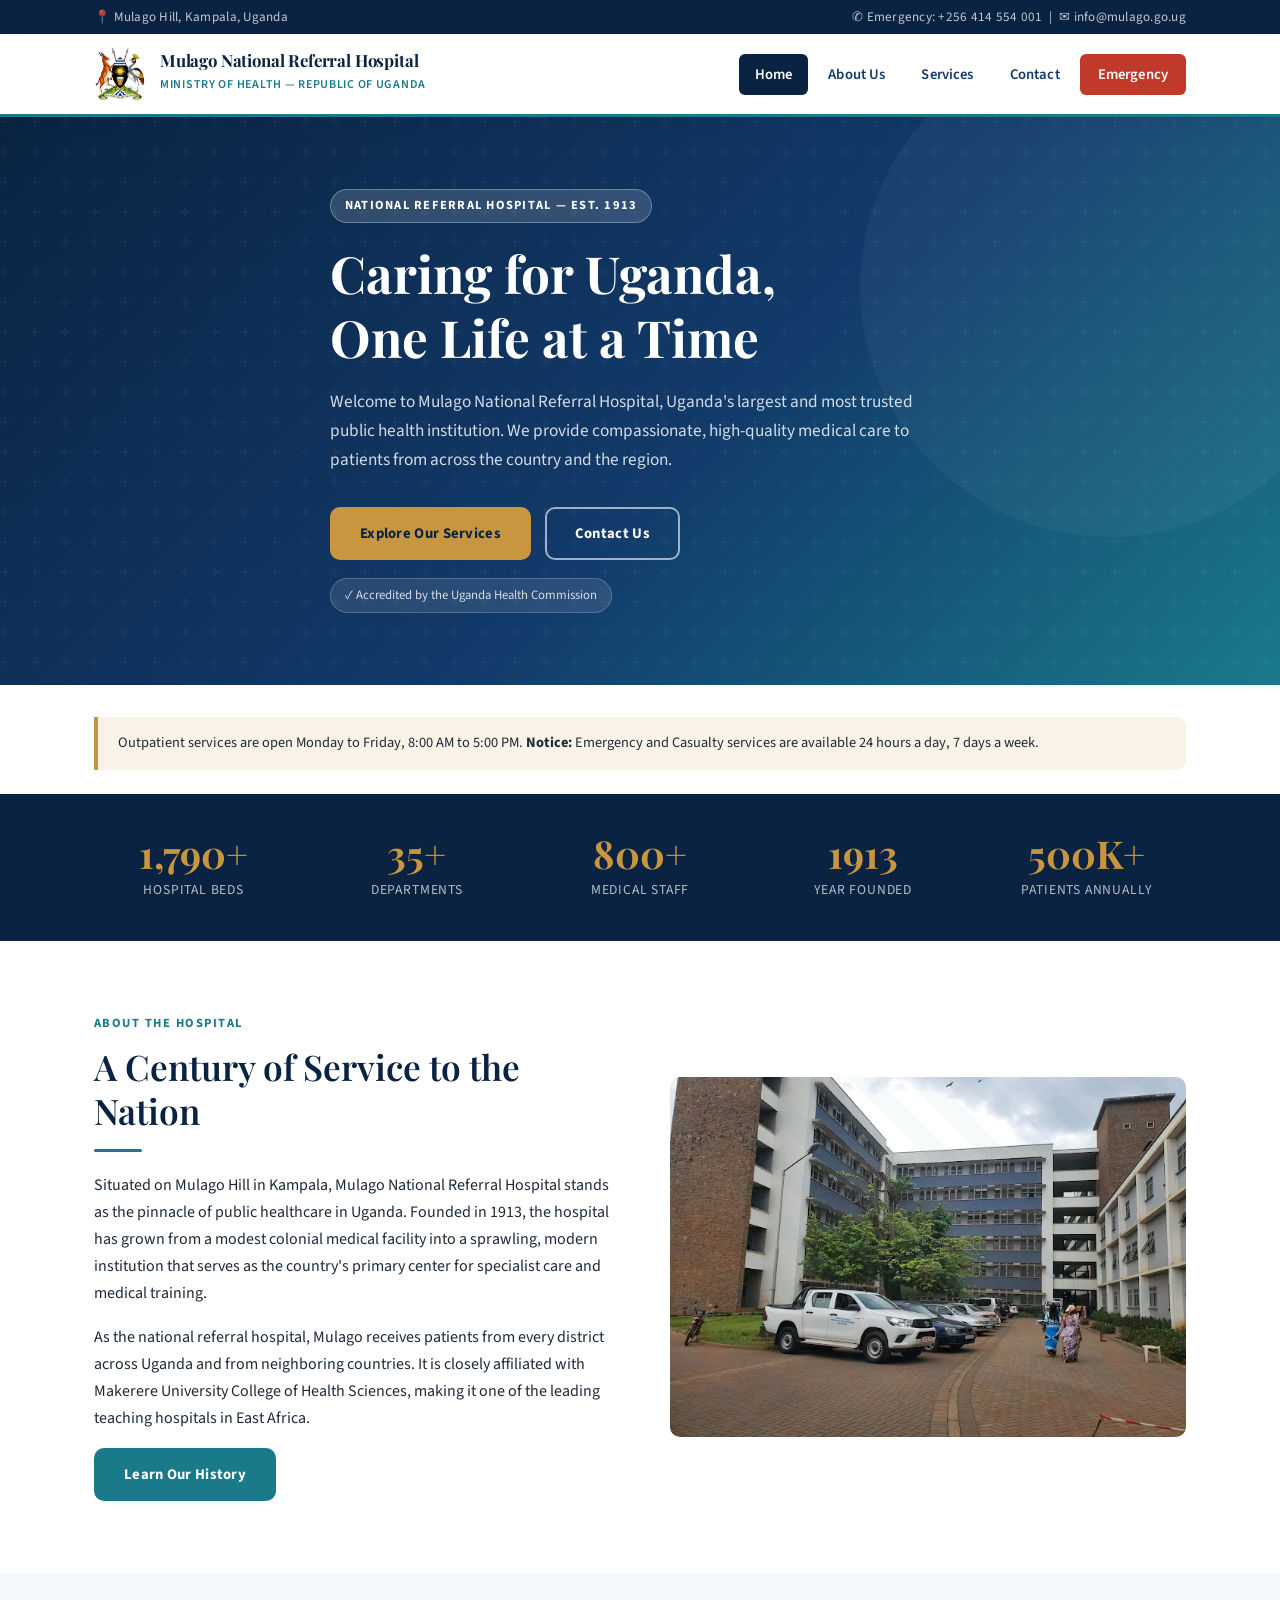
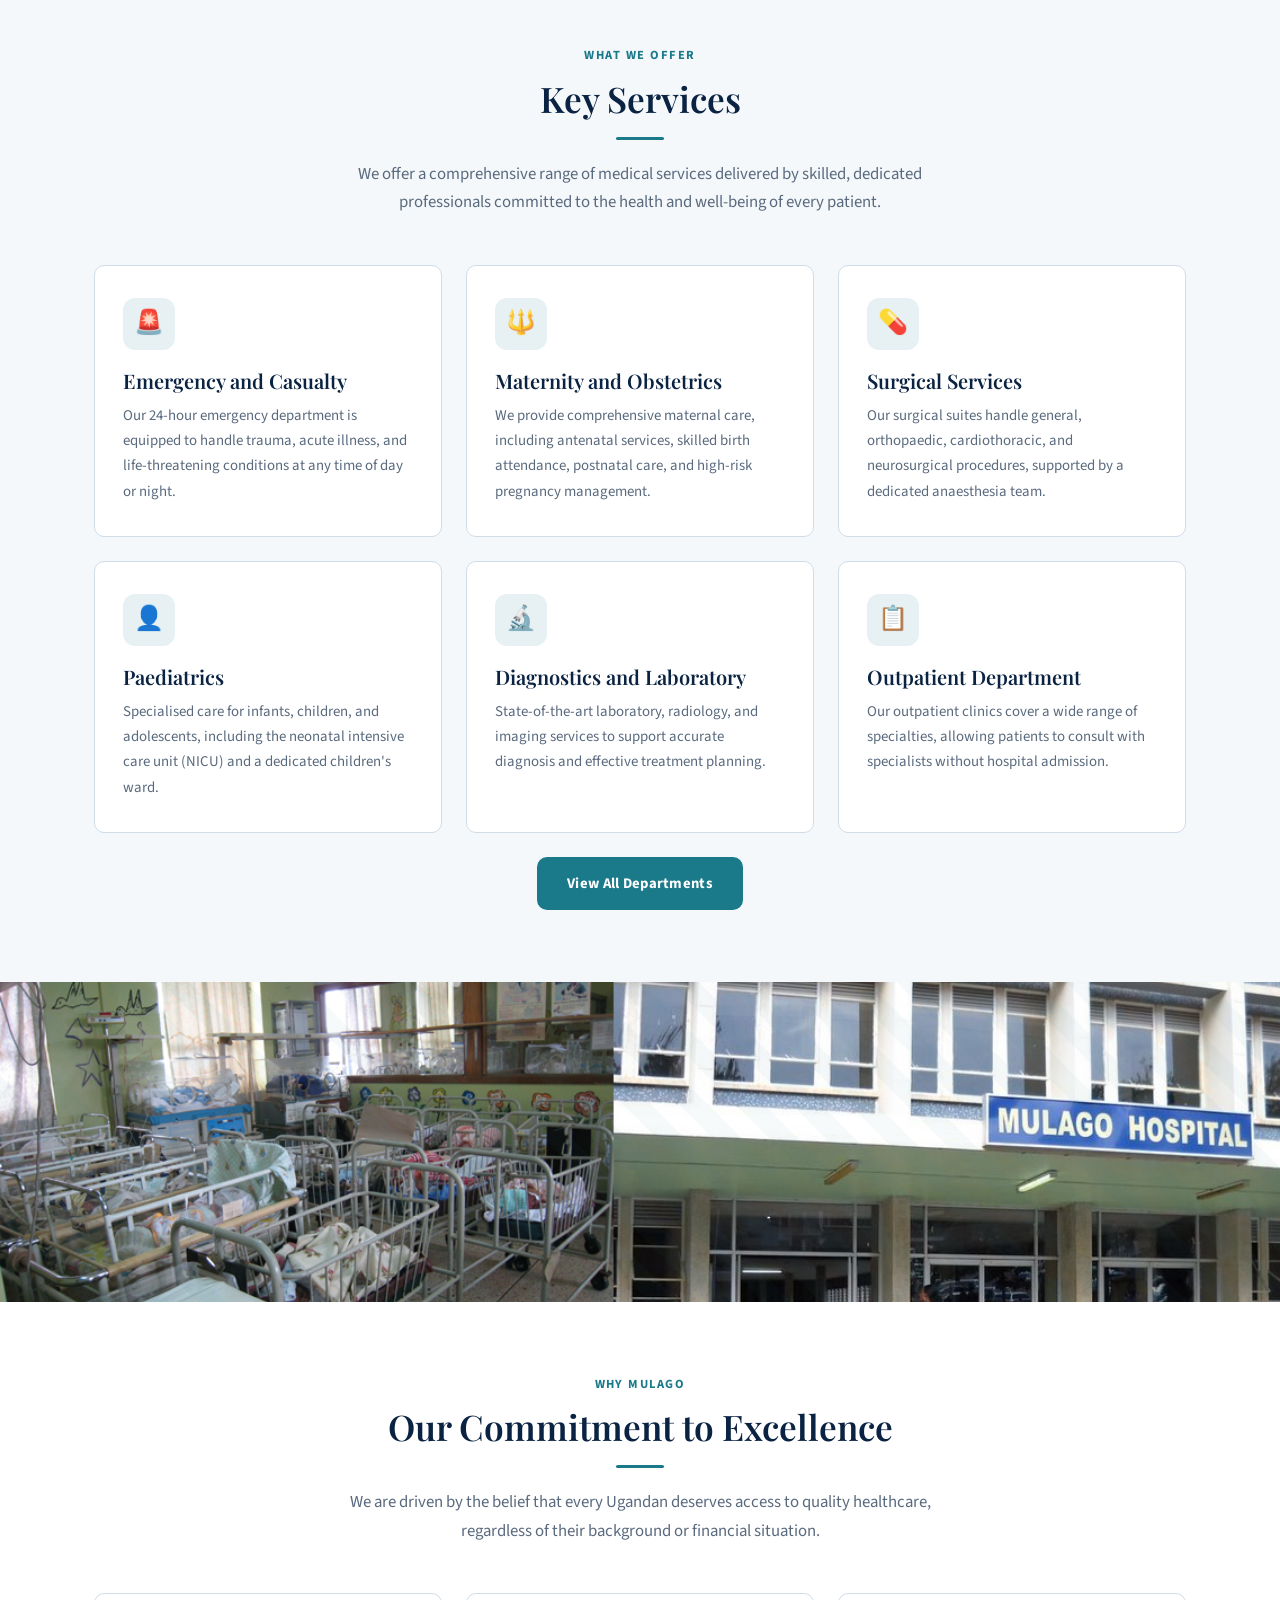
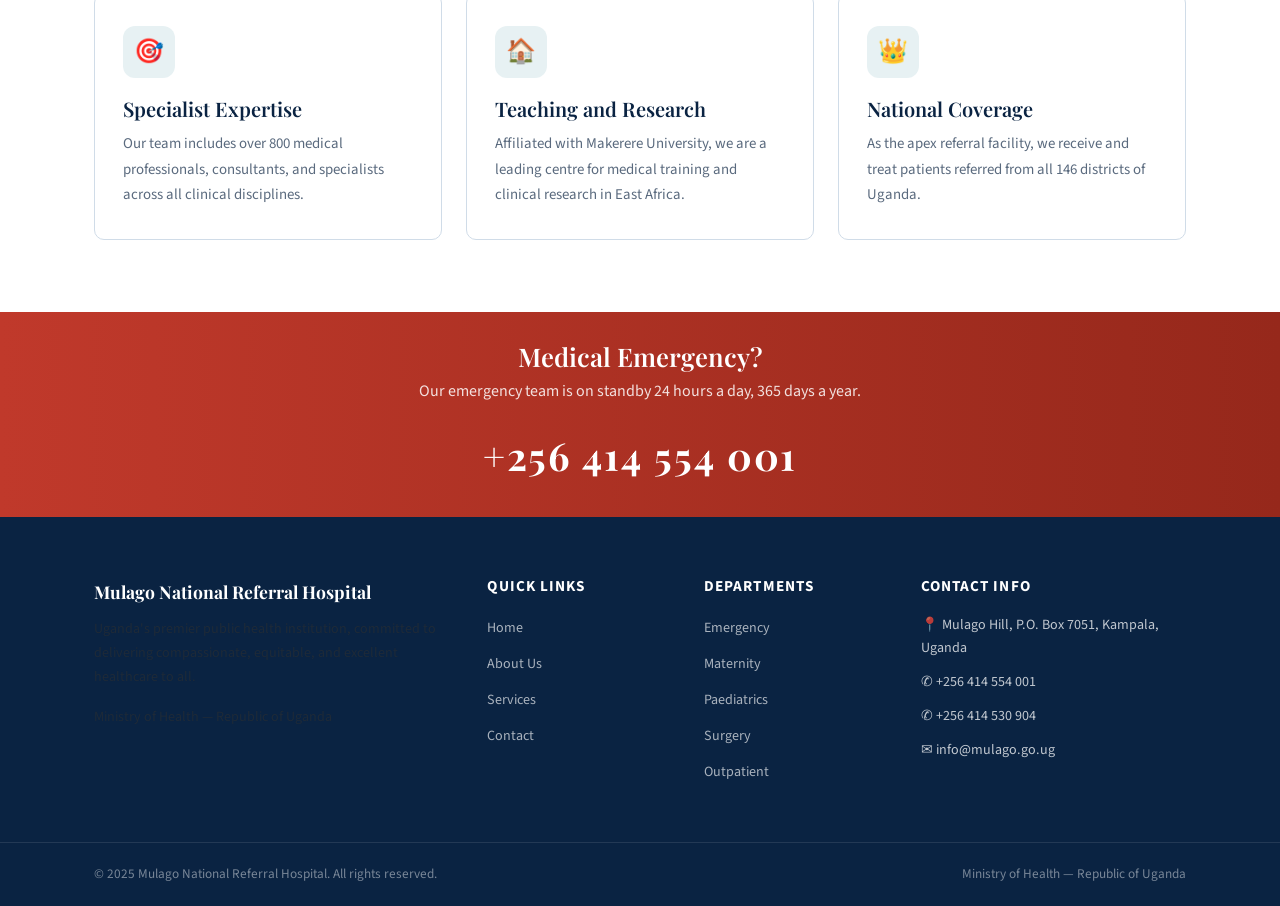
<file: index.html>
<!DOCTYPE html>
<html lang="en">
<head>
  <meta charset="UTF-8" />
  <meta name="viewport" content="width=device-width, initial-scale=1.0" />
  <meta name="description" content="Mulago National Referral Hospital - Uganda's premier public health facility providing world-class healthcare to all." />
  <title>Home | Mulago National Referral Hospital</title>
  <link rel="stylesheet" href="style.css" />
</head>
<body>

  <!-- top information bar -->
  <div class="top-bar">
    <div class="container">
      <span>&#128205; Mulago Hill, Kampala, Uganda</span>
      <span>&#9990; Emergency: +256 414 554 001 &nbsp;|&nbsp; &#9993; info@mulago.go.ug</span>
    </div>
  </div>

  <!-- header information bar -->
  <header>
    <div class="container">
      <div class="nav-inner">

        <!-- hospital brand logo -->
        <div class="brand">
          <div class="brand-logo">
            <!-- ministry of health logo -->
            <img src="images.png" alt="Ministry of Health Logo" />
          </div>
          <div class="brand-text">
            <h1>Mulago National Referral Hospital</h1>
            <span>Ministry of Health &mdash; Republic of Uganda</span>
          </div>
        </div>

        <!-- navigation links -->
        <nav aria-label="Main navigation">
          <ul>
            <li><a href="index.html" class="active">Home</a></li>
            <li><a href="about.html">About Us</a></li>
            <li><a href="services.html">Services</a></li>
            <li><a href="contact.html">Contact</a></li>
            <li><a href="contact.html" class="nav-emergency">Emergency</a></li>
          </ul>
        </nav>

      </div>
    </div>
  </header>

  <!-- main content -->
  <main>

    <!-- hero section -->
    <section class="hero">
      <div class="container">
        <div class="hero-content">

          <!-- badge -->
          <div class="hero-badge">National Referral Hospital &mdash; Est. 1913</div>

          <!-- main heading -->
          <h1>Caring for Uganda,<br/>One Life at a Time</h1>

          <!-- a welcome message -->
          <p>
            Welcome to Mulago National Referral Hospital, Uganda's largest and most trusted
            public health institution. We provide compassionate, high-quality medical care
            to patients from across the country and the region.
          </p>

          <!-- call to action buttons -->
          <div class="hero-actions">
            <a href="services.html" class="btn btn-primary">Explore Our Services</a>
            <a href="contact.html" class="btn btn-outline">Contact Us</a>
          </div>

          <!-- accreditation note -->
          <div class="accreditation">
            &#10003; Accredited by the Uganda Health Commission
          </div>

        </div>
      </div>
    </section>

    <!-- notice bar -->
    <div class="container" style="padding-top:32px;">
      <div class="notice-bar">Outpatient services are open Monday to Friday, 8:00 AM to 5:00 PM.
        <strong>Notice:</strong> Emergency and Casualty services are available 24 hours a day, 7 days a week.
      </div>
    </div>

    <!-- stats section -->
    <div class="stats-strip">
      <div class="container">
        <div class="stats-grid">
          <div class="stat-item">
            <div class="stat-number">1,790+</div>
            <div class="stat-label">Hospital Beds</div>
          </div>
          <div class="stat-item">
            <div class="stat-number">35+</div>
            <div class="stat-label">Departments</div>
          </div>
          <div class="stat-item">
            <div class="stat-number">800+</div>
            <div class="stat-label">Medical Staff</div>
          </div>
          <div class="stat-item">
            <div class="stat-number">1913</div>
            <div class="stat-label">Year Founded</div>
          </div>
          <div class="stat-item">
            <div class="stat-number">500K+</div>
            <div class="stat-label">Patients Annually</div>
          </div>
        </div>
      </div>
    </div>

    <!-- introduction section -->
    <section>
      <div class="container">
        <div class="two-col">

          <!-- text column -->
          <div class="col-text">
            <div class="section-label">About the Hospital</div>
            <h2 class="section-title">A Century of Service to the Nation</h2>
            <div class="divider"></div>
            <p>
              Situated on Mulago Hill in Kampala, Mulago National Referral Hospital stands as
              the pinnacle of public healthcare in Uganda. Founded in 1913, the hospital has
              grown from a modest colonial medical facility into a sprawling, modern institution
              that serves as the country's primary center for specialist care and medical training.
            </p>
            <p>
              As the national referral hospital, Mulago receives patients from every district
              across Uganda and from neighboring countries. It is closely affiliated with Makerere
              University College of Health Sciences, making it one of the leading teaching hospitals
              in East Africa.
            </p>
            <a href="about.html" class="btn btn-teal">Learn Our History</a>
          </div>

          <!-- image column -->
          <div class="col-image">
            <!-- placeholder for hospital exterior image -->
            <div class="img-placeholder" style="height:360px;">
              <img src="main.entrance.png" alt="Mulago Hospital Exterior" />
            </div>
          </div>

        </div>
            
      </div>
    </section>

    <!-- highlights section -->
    <section class="bg-light">
      <div class="container">

        <div class="section-header center">
          <div class="section-label">What We Offer</div>
          <h2 class="section-title">Key Services</h2>
          <div class="divider center"></div>
          <p class="section-intro">
            We offer a comprehensive range of medical services delivered by skilled, dedicated
            professionals committed to the health and well-being of every patient.
          </p>
        </div>

        <!-- service cards grid -->
        <div class="cards-grid">

          <!-- emergency care -->
          <div class="card">
            <div class="card-icon">&#128680;</div>
            <h3>Emergency and Casualty</h3>
            <p>
              Our 24-hour emergency department is equipped to handle trauma, acute illness,
              and life-threatening conditions at any time of day or night.
            </p>
          </div>

          <!-- maternity -->
          <div class="card">
            <div class="card-icon">&#128305;</div>
            <h3>Maternity and Obstetrics</h3>
            <p>
              We provide comprehensive maternal care, including antenatal services, skilled birth
              attendance, postnatal care, and high-risk pregnancy management.
            </p>
          </div>

          <!-- surgery -->
          <div class="card">
            <div class="card-icon">&#128138;</div>
            <h3>Surgical Services</h3>
            <p>
              Our surgical suites handle general, orthopaedic, cardiothoracic, and neurosurgical
              procedures, supported by a dedicated anaesthesia team.
            </p>
          </div>

          <!-- paediatrics -->
          <div class="card">
            <div class="card-icon">&#128100;</div>
            <h3>Paediatrics</h3>
            <p>
              Specialised care for infants, children, and adolescents, including the neonatal
              intensive care unit (NICU) and a dedicated children's ward.
            </p>
          </div>

          <!-- diagnostics -->
          <div class="card">
            <div class="card-icon">&#128300;</div>
            <h3>Diagnostics and Laboratory</h3>
            <p>
              State-of-the-art laboratory, radiology, and imaging services to support accurate
              diagnosis and effective treatment planning.
            </p>
          </div>

          <!-- outpatient -->
          <div class="card">
            <div class="card-icon">&#128203;</div>
            <h3>Outpatient Department</h3>
            <p>
              Our outpatient clinics cover a wide range of specialties, allowing patients to
              consult with specialists without hospital admission.
            </p>
          </div>

        </div>

        <div class="text-center mt-24">
          <a href="services.html" class="btn btn-teal">View All Departments</a>
        </div>

      </div>
    </section>

    <!-- banner image section -->
    <section style="padding: 0;">
      <div class="img-placeholder" style="height:320px; border-radius:0;">
        <img src="mulago-referal-hospital wide angle1.png" alt="Mulago Hospital Campus Wide-Angle" style="width:100%; height:100%; object-fit:cover; border-radius:0;" />
      </div>
    </section>

    <!-- why choose mulago section -->
    <section>
      <div class="container">
        <div class="section-header center">
          <div class="section-label">Why Mulago</div>
          <h2 class="section-title">Our Commitment to Excellence</h2>
          <div class="divider center"></div>
          <p class="section-intro">
            We are driven by the belief that every Ugandan deserves access to quality healthcare,
            regardless of their background or financial situation.
          </p>
        </div>

        <div class="cards-grid">
          <div class="card">
            <div class="card-icon">&#127919;</div>
            <h3>Specialist Expertise</h3>
            <p>Our team includes over 800 medical professionals, consultants, and specialists across all clinical disciplines.</p>
          </div>
          <div class="card">
            <div class="card-icon">&#127968;</div>
            <h3>Teaching and Research</h3>
            <p>Affiliated with Makerere University, we are a leading centre for medical training and clinical research in East Africa.</p>
          </div>
          <div class="card">
            <div class="card-icon">&#128081;</div>
            <h3>National Coverage</h3>
            <p>As the apex referral facility, we receive and treat patients referred from all 146 districts of Uganda.</p>
          </div>
        </div>

      </div>
    </section>

    <!-- emergency banner -->
    <div class="emergency-banner">
      <div class="container">
        <h2>Medical Emergency?</h2>
        <p>Our emergency team is on standby 24 hours a day, 365 days a year.</p>
        <div class="emergency-number">+256 414 554 001</div>
      </div>
    </div>

  </main>

  <!-- footer -->
  <footer>
    <div class="container">
      <div class="footer-grid">

        <!-- about Column -->
        <div class="footer-col">
          <span class="footer-logo">Mulago National Referral Hospital</span>
          <p>
            Uganda's premier public health institution, committed to delivering compassionate,
            equitable, and excellent healthcare to all.
          </p>
          <p style="margin-top:12px;">Ministry of Health &mdash; Republic of Uganda</p>
        </div>

        <!-- quick Links -->
        <div class="footer-col">
          <h4>Quick Links</h4>
          <ul class="footer-links">
            <li><a href="index.html">Home</a></li>
            <li><a href="about.html">About Us</a></li>
            <li><a href="services.html">Services</a></li>
            <li><a href="contact.html">Contact</a></li>
          </ul>
        </div>

        <!-- services links -->
        <div class="footer-col">
          <h4>Departments</h4>
          <ul class="footer-links">
            <li><a href="services.html">Emergency</a></li>
            <li><a href="services.html">Maternity</a></li>
            <li><a href="services.html">Paediatrics</a></li>
            <li><a href="services.html">Surgery</a></li>
            <li><a href="services.html">Outpatient</a></li>
          </ul>
        </div>

        <!-- contact column -->
        <div class="footer-col">
          <h4>Contact Info</h4>
          <ul class="footer-contact">
            <li>&#128205; Mulago Hill, P.O. Box 7051, Kampala, Uganda</li>
            <li>&#9990; +256 414 554 001</li>
            <li>&#9990; +256 414 530 904</li>
            <li>&#9993; info@mulago.go.ug</li>
          </ul>
        </div>

      </div>
    </div>

    <!-- footer bottom bar -->
    <div class="footer-bottom">
      <div class="container" style="display:flex; justify-content:space-between; flex-wrap:wrap; gap:8px; width:100%;">
        <span>&copy; 2025 Mulago National Referral Hospital. All rights reserved.</span>
        <span>Ministry of Health &mdash; Republic of Uganda</span>
      </div>
    </div>
  </footer>

</body>
</html>
</file>
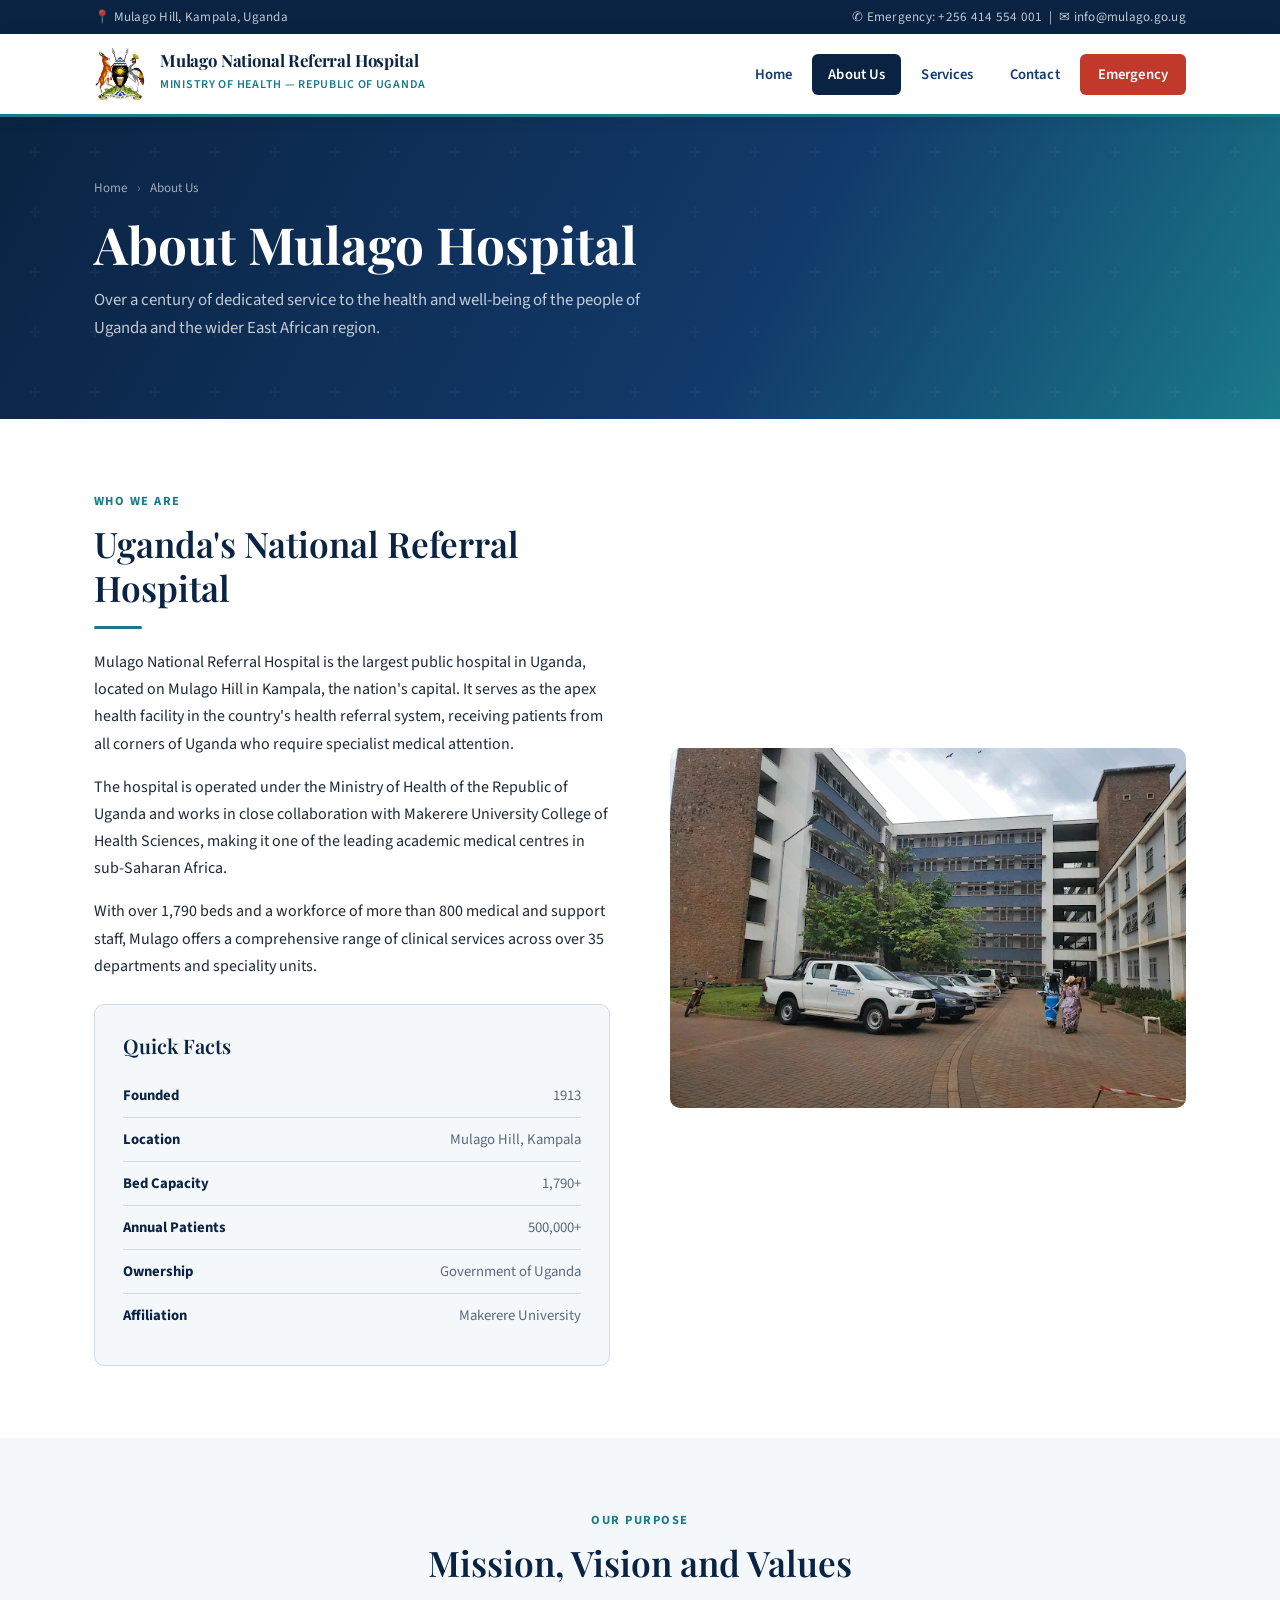
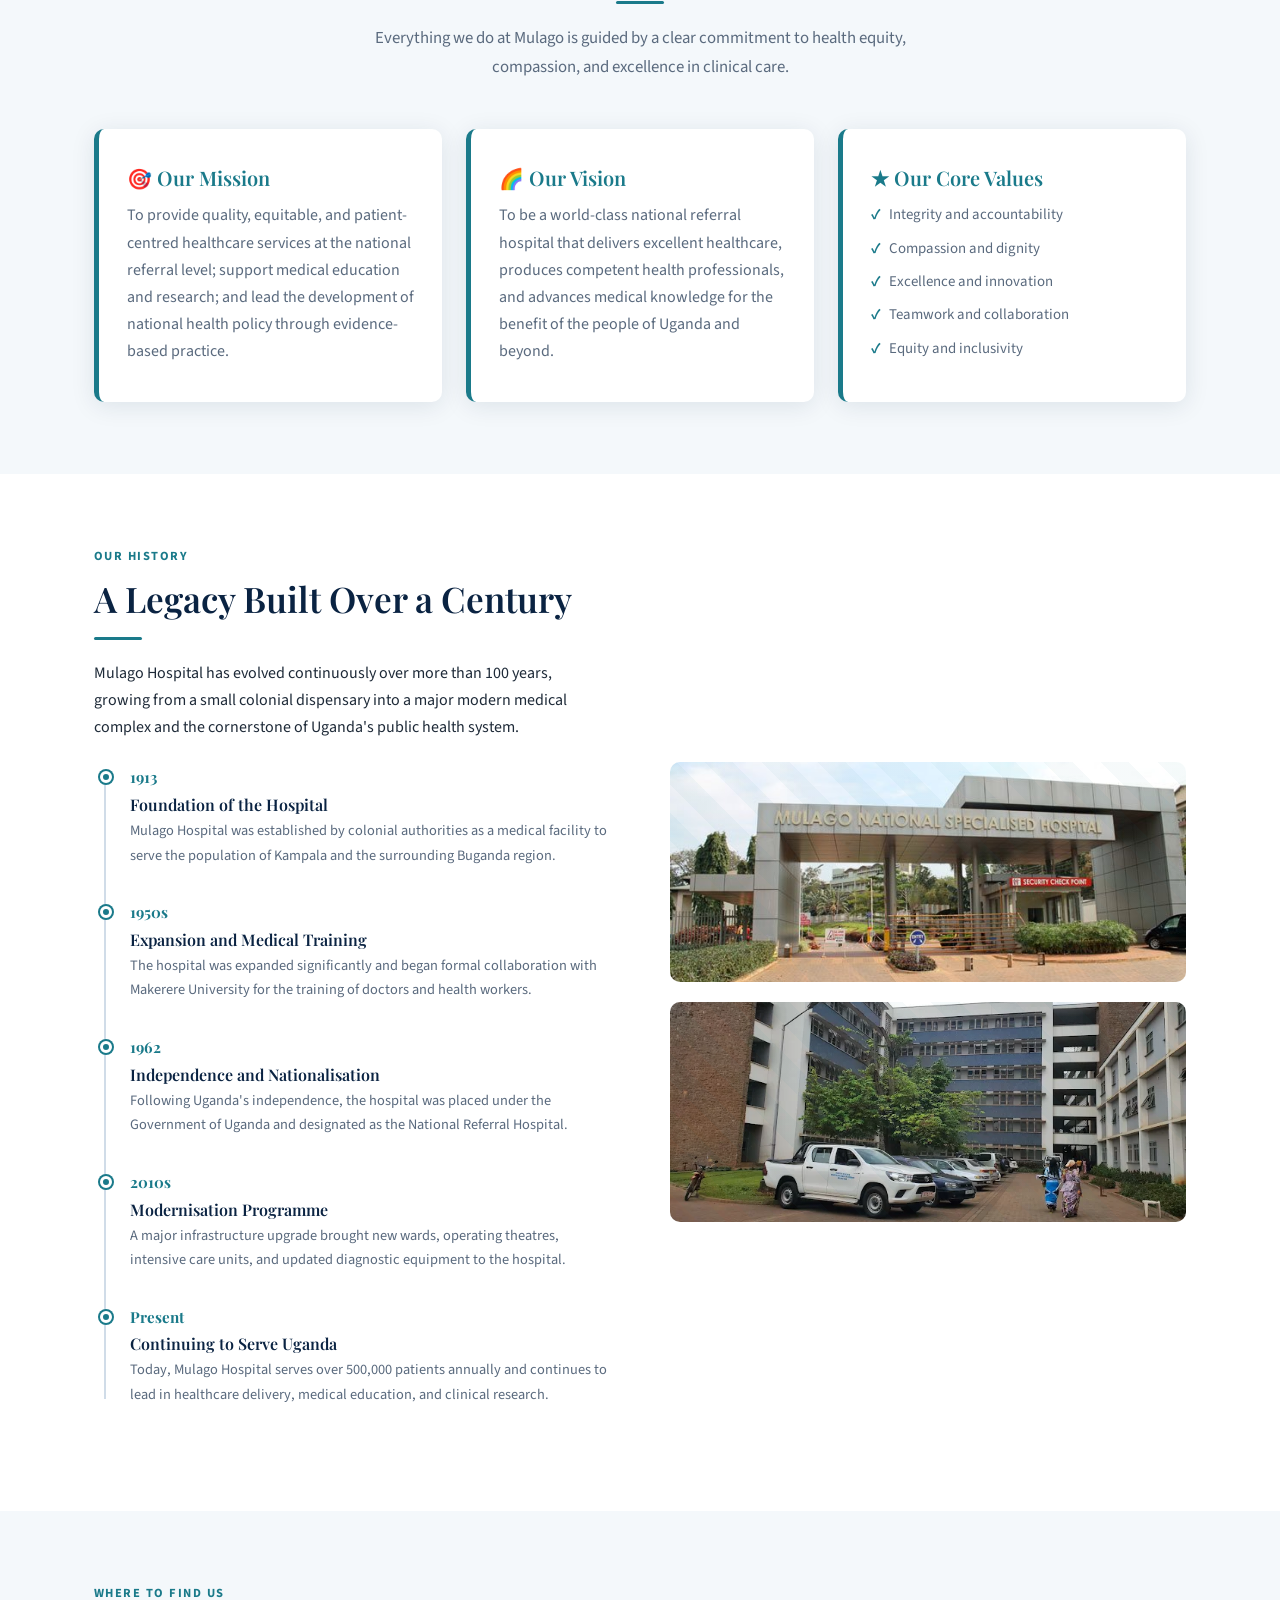
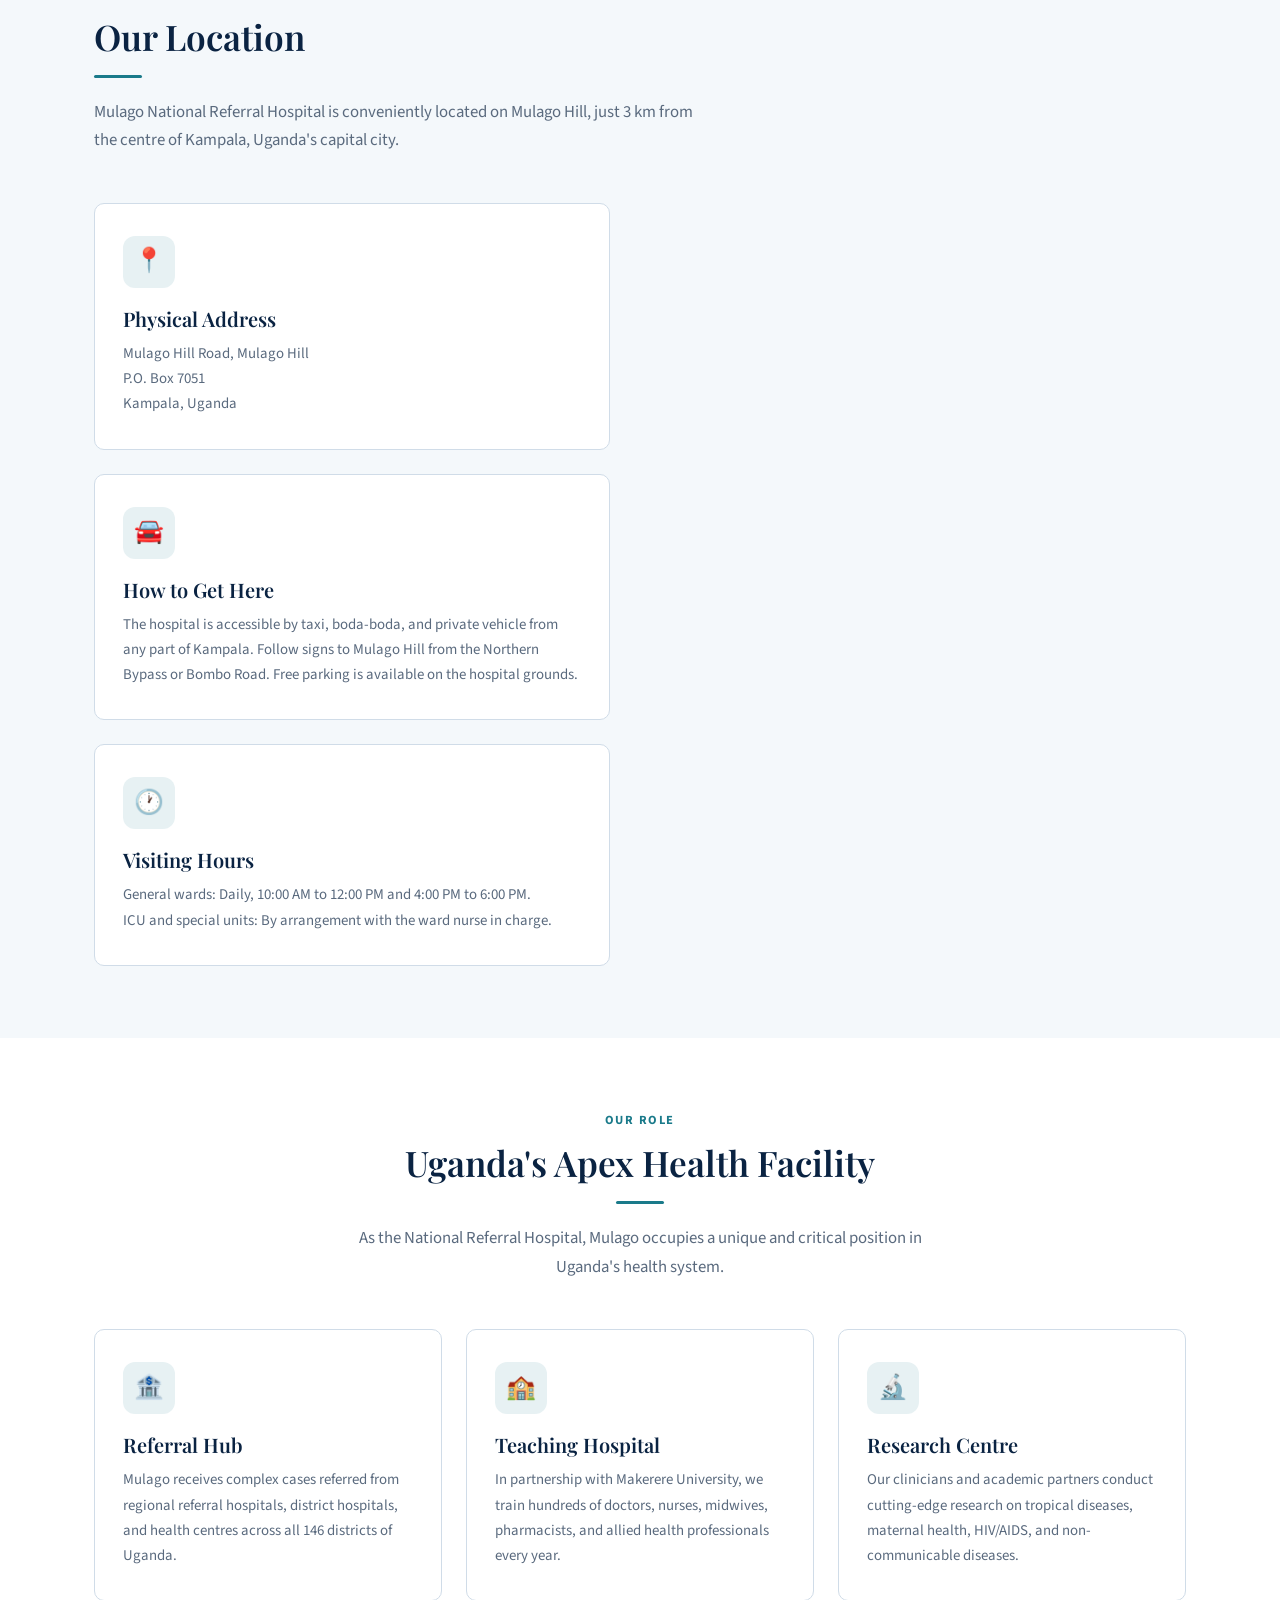
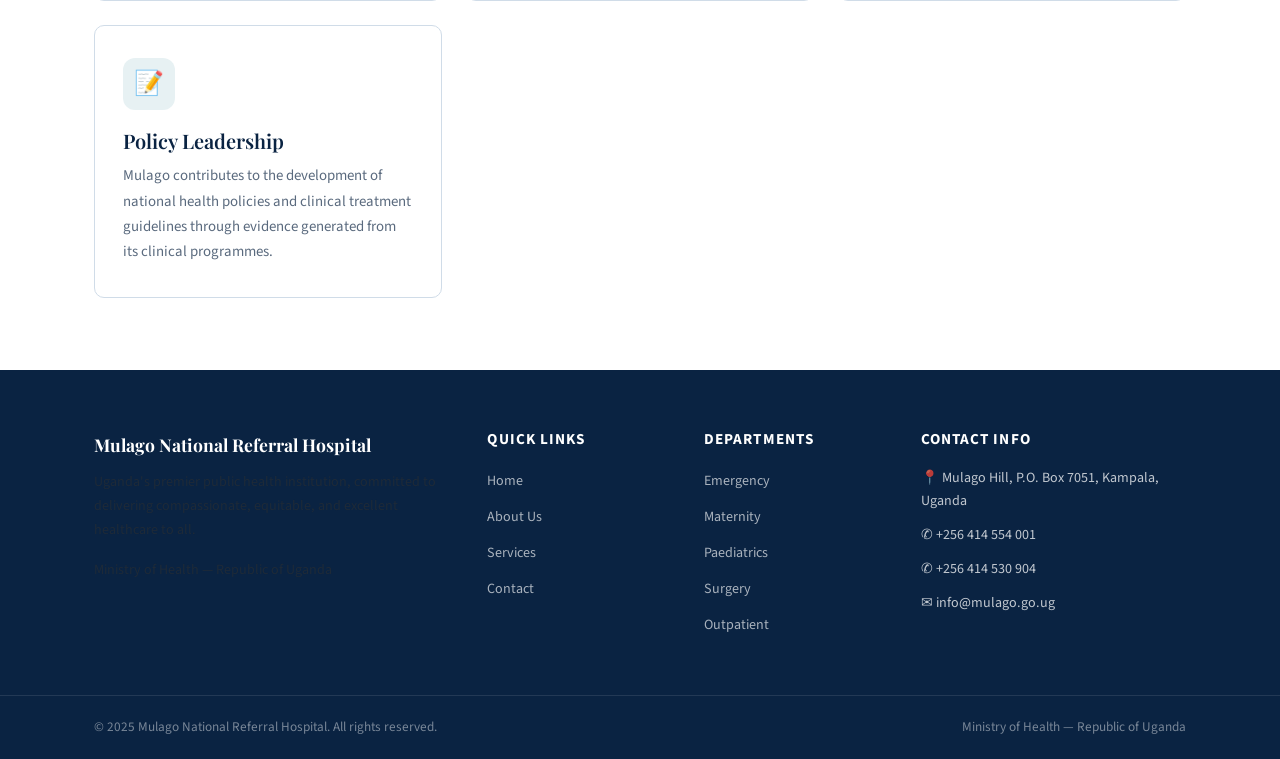
<file: about.html>
<!DOCTYPE html>
<html lang="en">
<head>
  <meta charset="UTF-8" />
  <meta name="viewport" content="width=device-width, initial-scale=1.0" />
  <meta name="description" content="Learn about the history, mission, and vision of Mulago National Referral Hospital, Uganda's largest public health institution." />
  <title>About Us | Mulago National Referral Hospital</title>
  <link rel="stylesheet" href="style.css" />
</head>
<body>

  <!--top bar -->
  <div class="top-bar">
    <div class="container">
      <span>&#128205; Mulago Hill, Kampala, Uganda</span>
      <span>&#9990; Emergency: +256 414 554 001 &nbsp;|&nbsp; &#9993; info@mulago.go.ug</span>
    </div>
  </div>

  <!-- header -->
  <header>
    <div class="container">
      <div class="nav-inner">

        <!-- hospital brand logo -->
        <div class="brand">
          <div class="brand-logo">
            <img src="images.png" alt="Hospital Logo" />
          </div>
          <div class="brand-text">
            <h1>Mulago National Referral Hospital</h1>
            <span>Ministry of Health &mdash; Republic of Uganda</span>
          </div>
        </div>

        <!-- navigation links -->
        <nav aria-label="Main navigation">
          <ul>
            <li><a href="index.html">Home</a></li>
            <li><a href="about.html" class="active">About Us</a></li>
            <li><a href="services.html">Services</a></li>
            <li><a href="contact.html">Contact</a></li>
            <li><a href="contact.html" class="nav-emergency">Emergency</a></li>
          </ul>
        </nav>

      </div>
    </div>
  </header>

  <!-- main content -->
  <main>

    <!-- page hero -->
    <div class="page-hero">
      <div class="container">
        <div class="breadcrumb">
          <a href="index.html">Home</a>
          <span>&rsaquo;</span>
          About Us
        </div>
        <h1>About Mulago Hospital</h1>
        <p>
          Over a century of dedicated service to the health and well-being of the people
          of Uganda and the wider East African region.
        </p>
      </div>
    </div>

    <!-- about Section -->
    <section>
      <div class="container">
        <div class="two-col">

          <!-- text column -->
          <div class="col-text">
            <div class="section-label">Who We Are</div>
            <h2 class="section-title">Uganda's National Referral Hospital</h2>
            <div class="divider"></div>
            <p>
              Mulago National Referral Hospital is the largest public hospital in Uganda,
              located on Mulago Hill in Kampala, the nation's capital. It serves as the
              apex health facility in the country's health referral system, receiving
              patients from all corners of Uganda who require specialist medical attention.
            </p>
            <p>
              The hospital is operated under the Ministry of Health of the Republic of Uganda
              and works in close collaboration with Makerere University College of Health Sciences,
              making it one of the leading academic medical centres in sub-Saharan Africa.
            </p>
            <p>
              With over 1,790 beds and a workforce of more than 800 medical and support staff,
              Mulago offers a comprehensive range of clinical services across over 35 departments
              and speciality units.
            </p>

            <!-- quick facts box -->
            <div class="info-box mt-24">
              <h3>Quick Facts</h3>
              <ul class="info-list">
                <li><strong>Founded</strong><span>1913</span></li>
                <li><strong>Location</strong><span>Mulago Hill, Kampala</span></li>
                <li><strong>Bed Capacity</strong><span>1,790+</span></li>
                <li><strong>Annual Patients</strong><span>500,000+</span></li>
                <li><strong>Ownership</strong><span>Government of Uganda</span></li>
                <li><strong>Affiliation</strong><span>Makerere University</span></li>
              </ul>
            </div>

          </div>

          <!-- image column -->
          <div class="col-image">
            <!-- main entrance photo -->
            <div class="img-placeholder" style="height:360px;">
              <img src="main.entrance.png" alt="Mulago Hospital Main Entrance" />
            </div>
          </div>
        </div>
      </div>
    </section>

    <!-- mission and vision -->
    <section class="bg-light">
      <div class="container">

        <div class="section-header center">
          <div class="section-label">Our Purpose</div>
          <h2 class="section-title">Mission, Vision and Values</h2>
          <div class="divider center"></div>
          <p class="section-intro">
            Everything we do at Mulago is guided by a clear commitment to health equity,
            compassion, and excellence in clinical care.
          </p>
        </div>

        <div class="mv-grid">

          <!-- mission -->
          <div class="mv-card">
            <h3>&#127919; Our Mission</h3>
            <p>
              To provide quality, equitable, and patient-centred healthcare services at the
              national referral level; support medical education and research; and lead the
              development of national health policy through evidence-based practice.
            </p>
          </div>

          <!-- vision -->
          <div class="mv-card">
            <h3>&#127752; Our Vision</h3>
            <p>
              To be a world-class national referral hospital that delivers excellent healthcare,
              produces competent health professionals, and advances medical knowledge for the
              benefit of the people of Uganda and beyond.
            </p>
          </div>

          <!-- core values -->
          <div class="mv-card">
            <h3>&#9733; Our Core Values</h3>
            <ul style="padding-left: 0; margin-top: 10px;">
              <li style="display:flex; gap:8px; margin-bottom:8px; font-size:0.93rem; color:#5a6a7e;"><span style="color:#1a7a8a; font-weight:700;">&#10003;</span> Integrity and accountability</li>
              <li style="display:flex; gap:8px; margin-bottom:8px; font-size:0.93rem; color:#5a6a7e;"><span style="color:#1a7a8a; font-weight:700;">&#10003;</span> Compassion and dignity</li>
              <li style="display:flex; gap:8px; margin-bottom:8px; font-size:0.93rem; color:#5a6a7e;"><span style="color:#1a7a8a; font-weight:700;">&#10003;</span> Excellence and innovation</li>
              <li style="display:flex; gap:8px; margin-bottom:8px; font-size:0.93rem; color:#5a6a7e;"><span style="color:#1a7a8a; font-weight:700;">&#10003;</span> Teamwork and collaboration</li>
              <li style="display:flex; gap:8px; font-size:0.93rem; color:#5a6a7e;"><span style="color:#1a7a8a; font-weight:700;">&#10003;</span> Equity and inclusivity</li>
            </ul>
          </div>

        </div>

      </div>
    </section>

    <!-- history timeline -->
    <section>
      <div class="container">

        <div class="two-col">

          <!-- timeline column -->
          <div>
            <div class="section-label">Our History</div>
            <h2 class="section-title">A Legacy Built Over a Century</h2>
            <div class="divider"></div>
            <p>
              Mulago Hospital has evolved continuously over more than 100 years, growing
              from a small colonial dispensary into a major modern medical complex and
              the cornerstone of Uganda's public health system.
            </p>

            <div class="timeline mt-24">

              <div class="timeline-item">
                <div class="timeline-year">1913</div>
                <h4>Foundation of the Hospital</h4>
                <p>
                  Mulago Hospital was established by colonial authorities as a medical facility
                  to serve the population of Kampala and the surrounding Buganda region.
                </p>
              </div>

              <div class="timeline-item">
                <div class="timeline-year">1950s</div>
                <h4>Expansion and Medical Training</h4>
                <p>
                  The hospital was expanded significantly and began formal collaboration with
                  Makerere University for the training of doctors and health workers.
                </p>
              </div>

              <div class="timeline-item">
                <div class="timeline-year">1962</div>
                <h4>Independence and Nationalisation</h4>
                <p>
                  Following Uganda's independence, the hospital was placed under the Government
                  of Uganda and designated as the National Referral Hospital.
                </p>
              </div>

              <div class="timeline-item">
                <div class="timeline-year">2010s</div>
                <h4>Modernisation Programme</h4>
                <p>
                  A major infrastructure upgrade brought new wards, operating theatres,
                  intensive care units, and updated diagnostic equipment to the hospital.
                </p>
              </div>

              <div class="timeline-item">
                <div class="timeline-year">Present</div>
                <h4>Continuing to Serve Uganda</h4>
                <p>
                  Today, Mulago Hospital serves over 500,000 patients annually and continues
                  to lead in healthcare delivery, medical education, and clinical research.
                </p>
              </div>

            </div>
          </div>

          <!-- image column -->
          <div>
            <!--historical photo of the hospital -->
            <div class="img-placeholder" style="height:220px;">
              <img src="main.entrance001.png" alt="Mulago Hospital Historical Photo" />
            </div>

            <!--modern hospital wing photo -->
            <div class="img-placeholder" style="height:220px; margin-top:20px;">
              <img src="main.entrance.png" alt="Mulago Hospital Main Entrance">
            </div>

          </div>

        </div>

      </div>
    </section>

    <!-- our location -->
    <section class="bg-light">
      <div class="container">

        <div class="section-header">
          <div class="section-label">Where to Find Us</div>
          <h2 class="section-title">Our Location</h2>
          <div class="divider"></div>
          <p class="section-intro">
            Mulago National Referral Hospital is conveniently located on Mulago Hill,
            just 3 km from the centre of Kampala, Uganda's capital city.
          </p>
        </div>

        <div class="two-col">

          <div>
            <div class="cards-grid" style="grid-template-columns: 1fr;">

              <div class="card">
                <div class="card-icon">&#128205;</div>
                <h3>Physical Address</h3>
                <p>
                  Mulago Hill Road, Mulago Hill<br/>
                  P.O. Box 7051<br/>
                  Kampala, Uganda
                </p>
              </div>

              <div class="card">
                <div class="card-icon">&#128664;</div>
                <h3>How to Get Here</h3>
                <p>
                  The hospital is accessible by taxi, boda-boda, and private vehicle from
                  any part of Kampala. Follow signs to Mulago Hill from the Northern Bypass
                  or Bombo Road. Free parking is available on the hospital grounds.
                </p>
              </div>

              <div class="card">
                <div class="card-icon">&#128336;</div>
                <h3>Visiting Hours</h3>
                <p>
                  General wards: Daily, 10:00 AM to 12:00 PM and 4:00 PM to 6:00 PM.<br/>
                  ICU and special units: By arrangement with the ward nurse in charge.
                </p>
              </div>

            </div>
          </div>

          <!-- map placeholder -->
          <div>
           <iframe
                src="https://www.google.com/maps/embed?pb=..."
                width="100%"
                height="400"
                style="border:0; border-radius:10px;"
                allowfullscreen=""
                loading="lazy">
              </iframe> 
          </div>

        </div>

      </div>
    </section>

    <!--role -->
    <section>
      <div class="container">

        <div class="section-header center">
          <div class="section-label">Our Role</div>
          <h2 class="section-title">Uganda's Apex Health Facility</h2>
          <div class="divider center"></div>
          <p class="section-intro">
            As the National Referral Hospital, Mulago occupies a unique and critical position
            in Uganda's health system.
          </p>
        </div>

        <div class="cards-grid">

          <div class="card">
            <div class="card-icon">&#127974;</div>
            <h3>Referral Hub</h3>
            <p>
              Mulago receives complex cases referred from regional referral hospitals, district
              hospitals, and health centres across all 146 districts of Uganda.
            </p>
          </div>

          <div class="card">
            <div class="card-icon">&#127979;</div>
            <h3>Teaching Hospital</h3>
            <p>
              In partnership with Makerere University, we train hundreds of doctors, nurses,
              midwives, pharmacists, and allied health professionals every year.
            </p>
          </div>

          <div class="card">
            <div class="card-icon">&#128300;</div>
            <h3>Research Centre</h3>
            <p>
              Our clinicians and academic partners conduct cutting-edge research on tropical
              diseases, maternal health, HIV/AIDS, and non-communicable diseases.
            </p>
          </div>

          <div class="card">
            <div class="card-icon">&#128221;</div>
            <h3>Policy Leadership</h3>
            <p>
              Mulago contributes to the development of national health policies and clinical
              treatment guidelines through evidence generated from its clinical programmes.
            </p>
          </div>

        </div>

      </div>
    </section>

  </main>

  <!--footer -->
  <footer>
    <div class="container">
      <div class="footer-grid">
        <div class="footer-col">
          <span class="footer-logo">Mulago National Referral Hospital</span>
          <p>Uganda's premier public health institution, committed to delivering compassionate, equitable, and excellent healthcare to all.</p>
          <p style="margin-top:12px;">Ministry of Health &mdash; Republic of Uganda</p>
        </div>
        <div class="footer-col">
          <h4>Quick Links</h4>
          <ul class="footer-links">
            <li><a href="index.html">Home</a></li>
            <li><a href="about.html">About Us</a></li>
            <li><a href="services.html">Services</a></li>
            <li><a href="contact.html">Contact</a></li>
          </ul>
        </div>
        <div class="footer-col">
          <h4>Departments</h4>
          <ul class="footer-links">
            <li><a href="services.html">Emergency</a></li>
            <li><a href="services.html">Maternity</a></li>
            <li><a href="services.html">Paediatrics</a></li>
            <li><a href="services.html">Surgery</a></li>
            <li><a href="services.html">Outpatient</a></li>
          </ul>
        </div>
        <div class="footer-col">
          <h4>Contact Info</h4>
          <ul class="footer-contact">
            <li>&#128205; Mulago Hill, P.O. Box 7051, Kampala, Uganda</li>
            <li>&#9990; +256 414 554 001</li>
            <li>&#9990; +256 414 530 904</li>
            <li>&#9993; info@mulago.go.ug</li>
          </ul>
        </div>
      </div>
    </div>
    <div class="footer-bottom">
      <div class="container" style="display:flex; justify-content:space-between; flex-wrap:wrap; gap:8px; width:100%;">
        <span>&copy; 2025 Mulago National Referral Hospital. All rights reserved.</span>
        <span>Ministry of Health &mdash; Republic of Uganda</span>
      </div>
    </div>
  </footer>

</body>
</html>
</file>
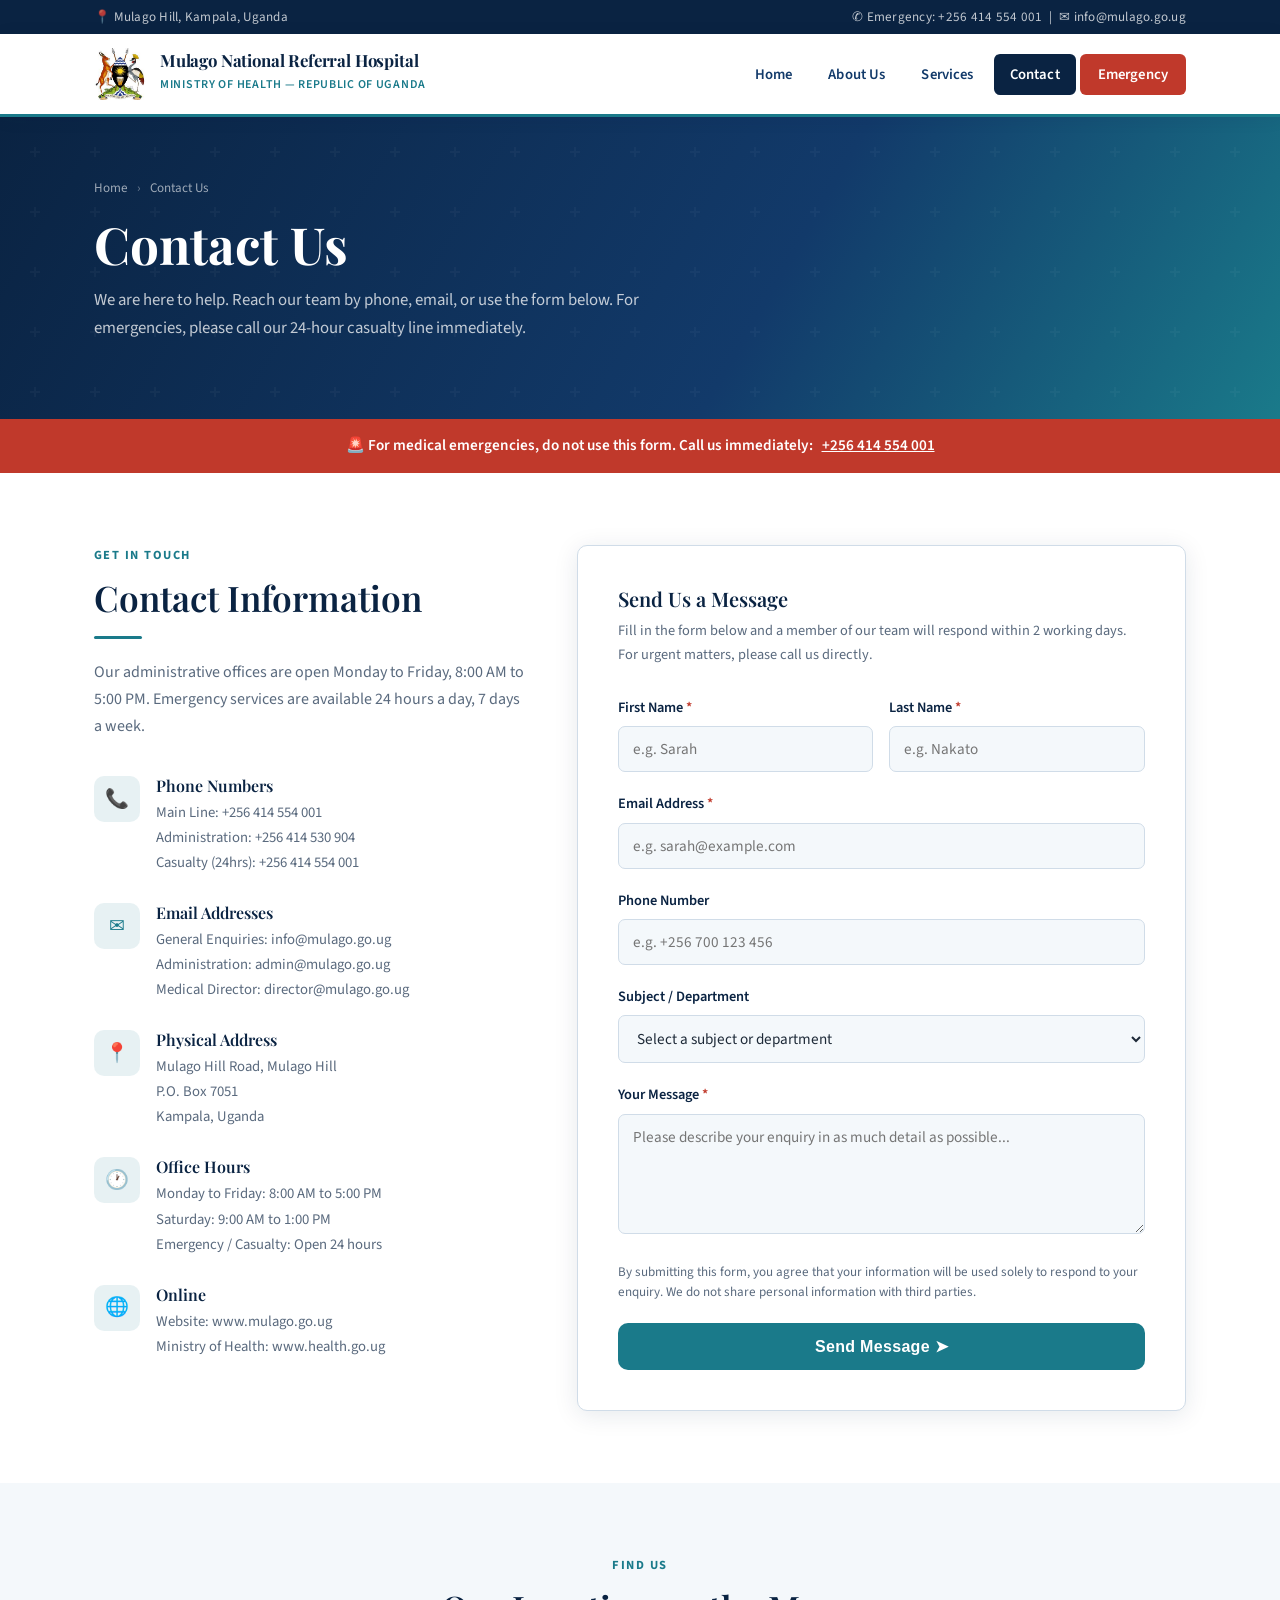
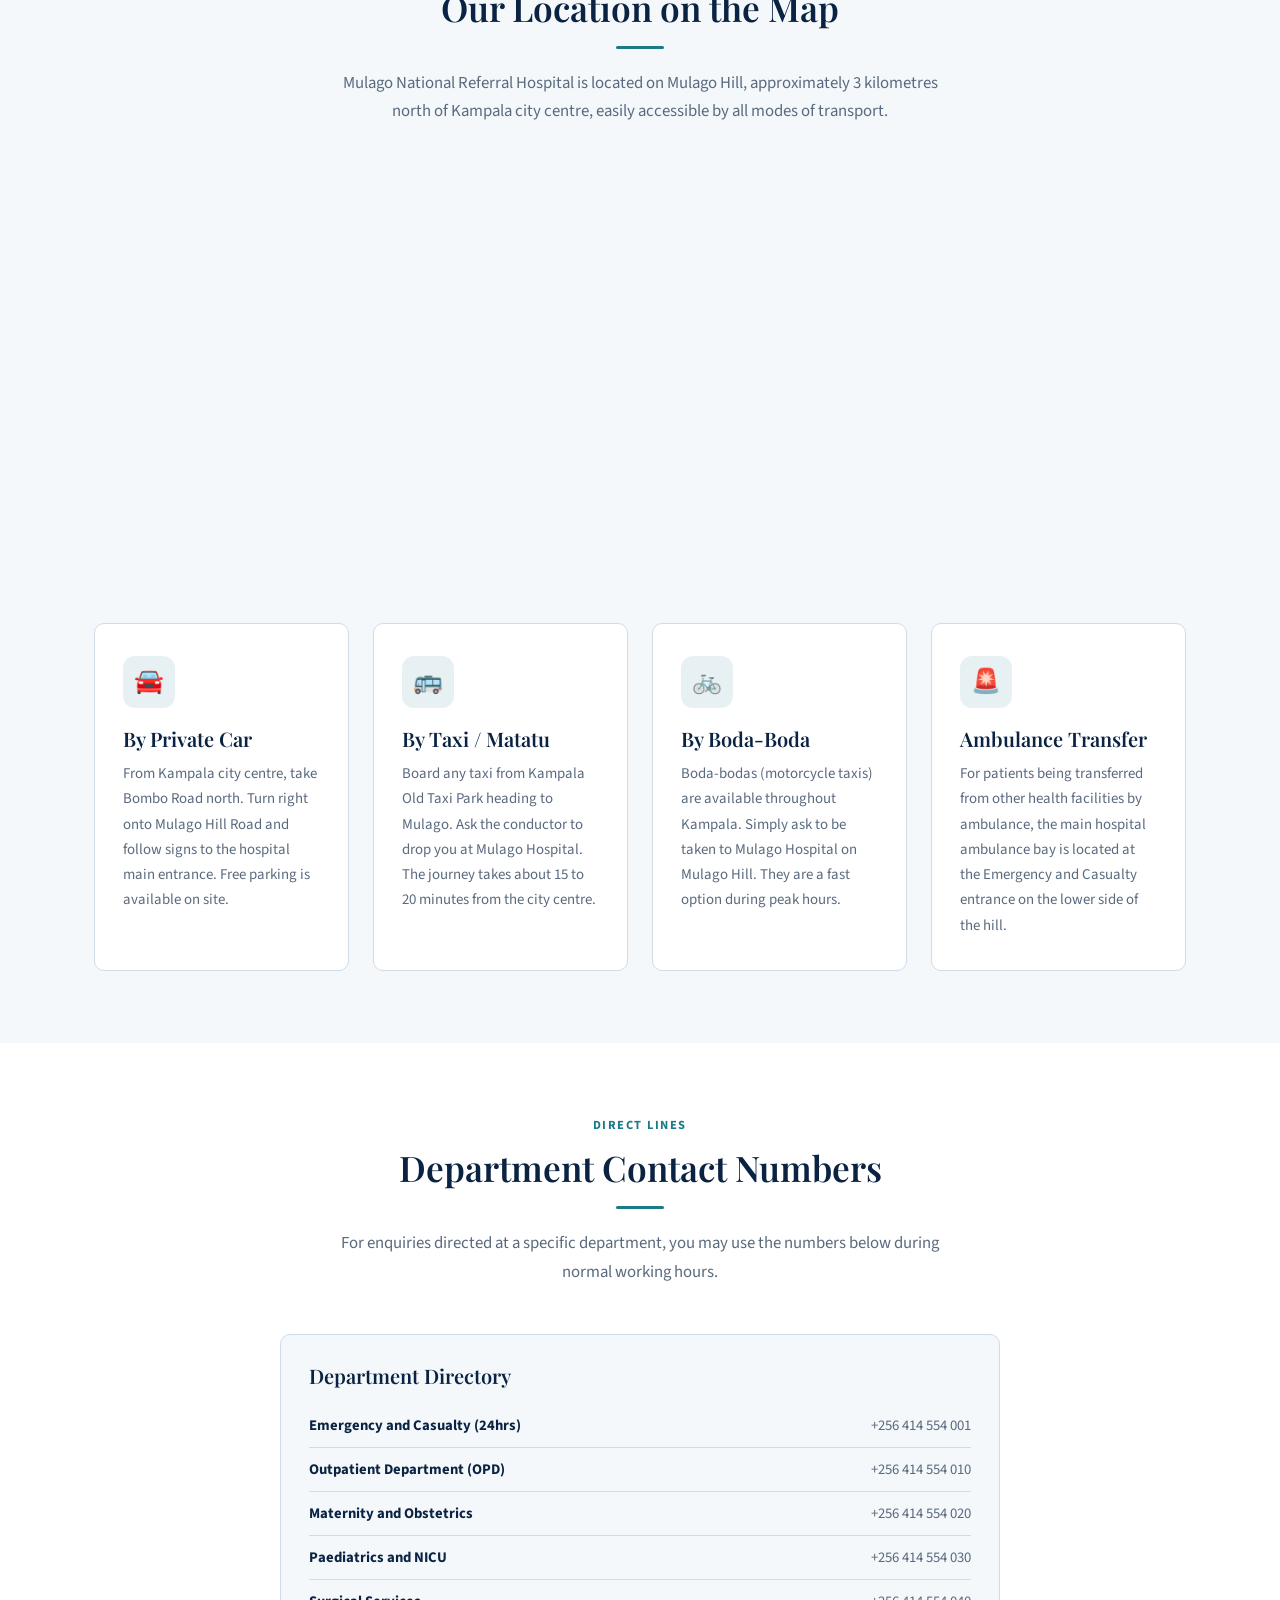
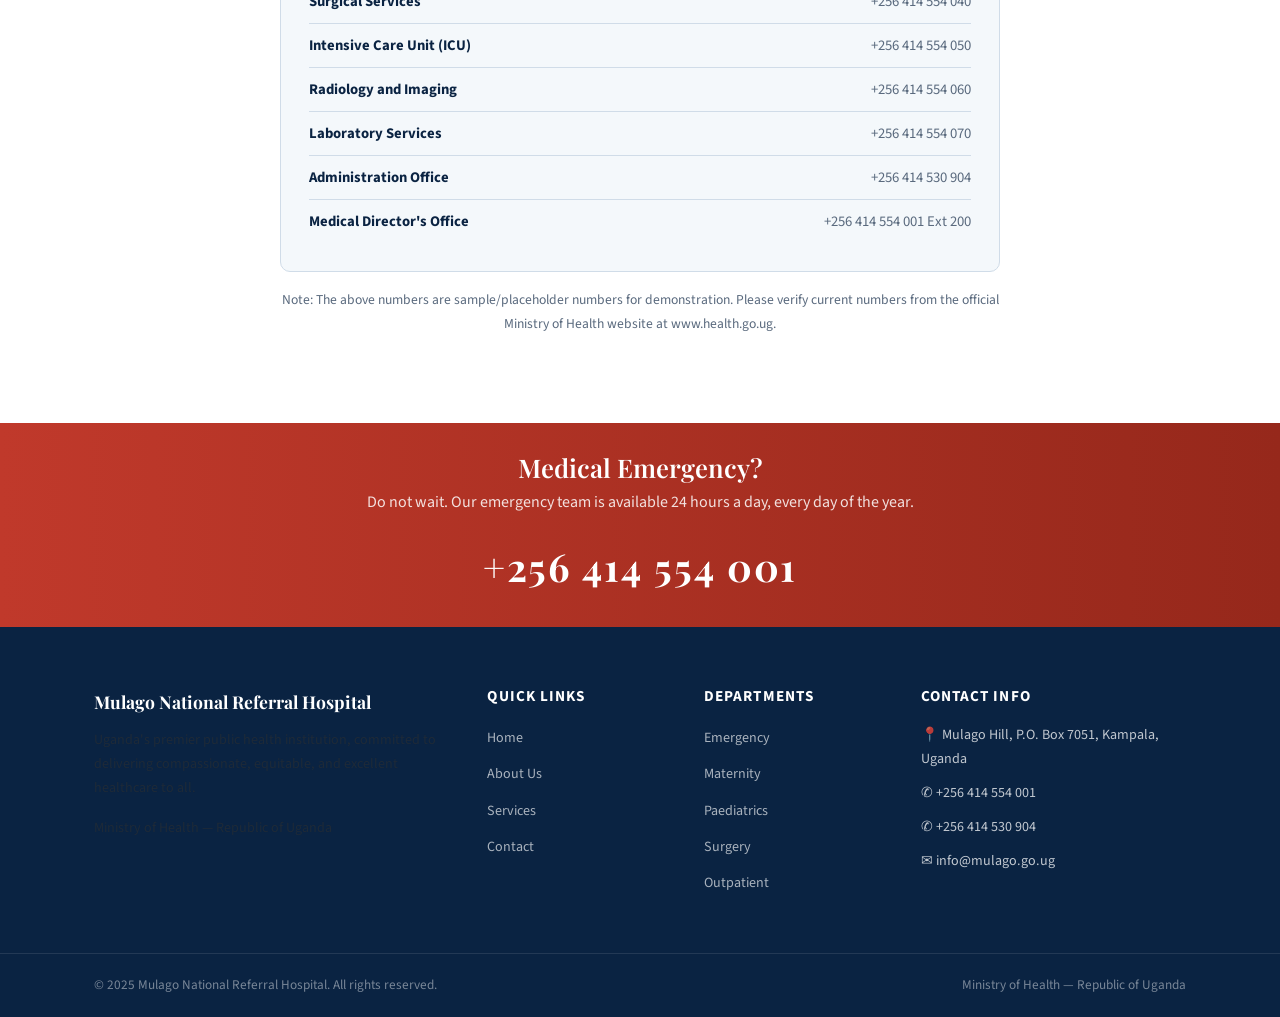
<file: contact.html>
<!DOCTYPE html>
<html lang="en">
<head>
  <meta charset="UTF-8" />
  <meta name="viewport" content="width=device-width, initial-scale=1.0" />
  <meta name="description" content="Contact Mulago National Referral Hospital. Find our phone numbers, email address, location, and send us a message." />
  <title>Contact | Mulago National Referral Hospital</title>
  <link rel="stylesheet" href="style.css" />
</head>
<body>

  <!-- top bar -->
  <div class="top-bar">
    <div class="container">
      <span>&#128205; Mulago Hill, Kampala, Uganda</span>
      <span>&#9990; Emergency: +256 414 554 001 &nbsp;|&nbsp; &#9993; info@mulago.go.ug</span>
    </div>
  </div>

  <!-- header -->
  <header>
    <div class="container">
      <div class="nav-inner">
        <div class="brand">
          <div class="brand-logo">
            <img src="images.png" alt="Hospital Logo" />
          </div>
          <div class="brand-text">
            <h1>Mulago National Referral Hospital</h1>
            <span>Ministry of Health &mdash; Republic of Uganda</span>
          </div>
        </div>
        <nav aria-label="Main navigation">
          <ul>
            <li><a href="index.html">Home</a></li>
            <li><a href="about.html">About Us</a></li>
            <li><a href="services.html">Services</a></li>
            <li><a href="contact.html" class="active">Contact</a></li>
            <li><a href="contact.html" class="nav-emergency">Emergency</a></li>
          </ul>
        </nav>
      </div>
    </div>
  </header>

  <!--main content -->
  <main>

    <!-- page hero -->
    <div class="page-hero">
      <div class="container">
        <div class="breadcrumb">
          <a href="index.html">Home</a>
          <span>&rsaquo;</span>
          Contact Us
        </div>
        <h1>Contact Us</h1>
        <p>
          We are here to help. Reach our team by phone, email, or use the form below.
          For emergencies, please call our 24-hour casualty line immediately.
        </p>
      </div>
    </div>

    <!-- emergency alert -->
    <div style="background:#c0392b; padding:14px 0; text-align:center;">
      <div class="container">
        <p style="color:#fff; margin:0; font-weight:600; font-size:0.95rem;">
          &#128680; For medical emergencies, do not use this form. Call us immediately:
          <a href="tel:+256414554001" style="color:#fff; text-decoration:underline; margin-left:6px;">
            +256 414 554 001
          </a>
        </p>
      </div>
    </div>

    <!-- contact -->
    <section>
      <div class="container">
        <div class="contact-grid">

          <!-- left column -->
          <div>
            <div class="section-label">Get in Touch</div>
            <h2 class="section-title">Contact Information</h2>
            <div class="divider"></div>
            <p style="color:#5a6a7e; margin-bottom:36px;">
              Our administrative offices are open Monday to Friday, 8:00 AM to 5:00 PM.
              Emergency services are available 24 hours a day, 7 days a week.
            </p>

            <!-- phone numbers -->
            <div class="contact-info-item">
              <div class="contact-icon">&#128222;</div>
              <div>
                <h4>Phone Numbers</h4>
                <p>Main Line: +256 414 554 001<br/>
                   Administration: +256 414 530 904<br/>
                   Casualty (24hrs): +256 414 554 001</p>
              </div>
            </div>

            <!-- email -->
            <div class="contact-info-item">
              <div class="contact-icon">&#9993;</div>
              <div>
                <h4>Email Addresses</h4>
                <p>General Enquiries: info@mulago.go.ug<br/>
                   Administration: admin@mulago.go.ug<br/>
                   Medical Director: director@mulago.go.ug</p>
              </div>
            </div>

            <!-- physical address -->
            <div class="contact-info-item">
              <div class="contact-icon">&#128205;</div>
              <div>
                <h4>Physical Address</h4>
                <p>Mulago Hill Road, Mulago Hill<br/>
                   P.O. Box 7051<br/>
                   Kampala, Uganda</p>
              </div>
            </div>

            <!-- opening hours -->
            <div class="contact-info-item">
              <div class="contact-icon">&#128336;</div>
              <div>
                <h4>Office Hours</h4>
                <p>Monday to Friday: 8:00 AM to 5:00 PM<br/>
                   Saturday: 9:00 AM to 1:00 PM<br/>
                   Emergency / Casualty: Open 24 hours</p>
              </div>
            </div>

            <!-- social media or online -->
            <div class="contact-info-item">
              <div class="contact-icon">&#127760;</div>
              <div>
                <h4>Online</h4>
                <p>Website: www.mulago.go.ug<br/>
                   Ministry of Health: www.health.go.ug</p>
              </div>
            </div>

          </div>

          <!-- right column -->
          <div>
            <div class="form-card">

              <h3 style="margin-bottom:8px; color:#0a2342;">Send Us a Message</h3>
              <p style="font-size:0.9rem; color:#5a6a7e; margin-bottom:28px;">
                Fill in the form below and a member of our team will respond within 2 working days.
                For urgent matters, please call us directly.
              </p>

              <!-- contact form -->
              <!-- this form uses method="post" for demonstration. you have to connect to a server-side handler or service (e.g. formspree) to make it functional. -->
              <form action="#" method="post" novalidate>

                <!-- name and surname row -->
                <div class="form-row">
                  <div class="form-group">
                    <label for="first-name">First Name <span style="color:#c0392b;">*</span></label>
                    <input type="text" id="first-name" name="first_name" placeholder="e.g. Sarah" required />
                  </div>
                  <div class="form-group">
                    <label for="last-name">Last Name <span style="color:#c0392b;">*</span></label>
                    <input type="text" id="last-name" name="last_name" placeholder="e.g. Nakato" required />
                  </div>
                </div>

                <!-- email -->
                <div class="form-group">
                  <label for="email">Email Address <span style="color:#c0392b;">*</span></label>
                  <input type="email" id="email" name="email" placeholder="e.g. sarah@example.com" required />
                </div>

                <!-- phone -->
                <div class="form-group">
                  <label for="phone">Phone Number</label>
                  <input type="tel" id="phone" name="phone" placeholder="e.g. +256 700 123 456" />
                </div>

                <!-- subject/department -->
                <div class="form-group">
                  <label for="subject">Subject / Department</label>
                  <select id="subject" name="subject">
                    <option value="" disabled selected>Select a subject or department</option>
                    <option value="general">General Enquiry</option>
                    <option value="appointment">Appointment Request</option>
                    <option value="emergency">Emergency Department</option>
                    <option value="outpatient">Outpatient Department</option>
                    <option value="maternity">Maternity and Obstetrics</option>
                    <option value="paediatrics">Paediatrics and Child Health</option>
                    <option value="surgery">Surgical Services</option>
                    <option value="admin">Administration</option>
                    <option value="feedback">Feedback or Complaint</option>
                    <option value="other">Other</option>
                  </select>
                </div>

                <!-- message -->
                <div class="form-group">
                  <label for="message">Your Message <span style="color:#c0392b;">*</span></label>
                  <textarea id="message" name="message" placeholder="Please describe your enquiry in as much detail as possible..." required></textarea>
                </div>

                <!-- disclaimer -->
                <p style="font-size:0.82rem; color:#5a6a7e; margin-bottom:20px; line-height:1.5;">
                  By submitting this form, you agree that your information will be used solely
                  to respond to your enquiry. We do not share personal information with third parties.
                </p>

                <!-- submit button -->
                <button type="submit" class="btn btn-teal" style="width:100%; border:none; cursor:pointer; font-size:1rem; padding:14px;">
                  Send Message &#10148;
                </button>

              </form>

            </div>
          </div>

        </div>
      </div>
    </section>

    <!-- map -->
    <section class="bg-light">
      <div class="container">

        <div class="section-header center">
          <div class="section-label">Find Us</div>
          <h2 class="section-title">Our Location on the Map</h2>
          <div class="divider center"></div>
          <p class="section-intro">
            Mulago National Referral Hospital is located on Mulago Hill, approximately
            3 kilometres north of Kampala city centre, easily accessible by all modes of transport.
          </p>
        </div>

        <!-- google maps embed placeholder -->
        <div>
         <iframe
           src="https://www.google.com/maps/embed?pb=..."
           width="100%"
           height="400"
           style="border:0; border-radius:10px;"
           allowfullscreen=""
           loading="lazy">
         </iframe> 
        </div>

        <!-- directions cards -->
        <div class="cards-grid" style="margin-top:40px; grid-template-columns:repeat(auto-fit,minmax(220px,1fr));">

          <div class="card">
            <div class="card-icon">&#128664;</div>
            <h3>By Private Car</h3>
            <p>
              From Kampala city centre, take Bombo Road north. Turn right onto Mulago Hill Road
              and follow signs to the hospital main entrance. Free parking is available on site.
            </p>
          </div>

          <div class="card">
            <div class="card-icon">&#128652;</div>
            <h3>By Taxi / Matatu</h3>
            <p>
              Board any taxi from Kampala Old Taxi Park heading to Mulago. Ask the conductor to
              drop you at Mulago Hospital. The journey takes about 15 to 20 minutes from the city centre.
            </p>
          </div>

          <div class="card">
            <div class="card-icon">&#128690;</div>
            <h3>By Boda-Boda</h3>
            <p>
              Boda-bodas (motorcycle taxis) are available throughout Kampala. Simply ask to be taken
              to Mulago Hospital on Mulago Hill. They are a fast option during peak hours.
            </p>
          </div>

          <div class="card">
            <div class="card-icon">&#128680;</div>
            <h3>Ambulance Transfer</h3>
            <p>
              For patients being transferred from other health facilities by ambulance, the main
              hospital ambulance bay is located at the Emergency and Casualty entrance on the
              lower side of the hill.
            </p>
          </div>

        </div>

      </div>
    </section>

    <!-- department contacts -->
    <section>
      <div class="container">
        <div class="section-header center">
          <div class="section-label">Direct Lines</div>
          <h2 class="section-title">Department Contact Numbers</h2>
          <div class="divider center"></div>
          <p class="section-intro">
            For enquiries directed at a specific department, you may use the numbers below
            during normal working hours.
          </p>
        </div>

        <div style="max-width:720px; margin:0 auto;">
          <div class="info-box">
            <h3>Department Directory</h3>
            <ul class="info-list">
              <li><strong>Emergency and Casualty (24hrs)</strong><span>+256 414 554 001</span></li>
              <li><strong>Outpatient Department (OPD)</strong><span>+256 414 554 010</span></li>
              <li><strong>Maternity and Obstetrics</strong><span>+256 414 554 020</span></li>
              <li><strong>Paediatrics and NICU</strong><span>+256 414 554 030</span></li>
              <li><strong>Surgical Services</strong><span>+256 414 554 040</span></li>
              <li><strong>Intensive Care Unit (ICU)</strong><span>+256 414 554 050</span></li>
              <li><strong>Radiology and Imaging</strong><span>+256 414 554 060</span></li>
              <li><strong>Laboratory Services</strong><span>+256 414 554 070</span></li>
              <li><strong>Administration Office</strong><span>+256 414 530 904</span></li>
              <li><strong>Medical Director's Office</strong><span>+256 414 554 001 Ext 200</span></li>
            </ul>
          </div>

          <p style="font-size:0.85rem; color:#5a6a7e; text-align:center; margin-top:16px;">
            Note: The above numbers are sample/placeholder numbers for demonstration. Please verify
            current numbers from the official Ministry of Health website at www.health.go.ug.
          </p>
        </div>

      </div>
    </section>

    <!-- emergency banner -->
    <div class="emergency-banner">
      <div class="container">
        <h2>Medical Emergency?</h2>
        <p>Do not wait. Our emergency team is available 24 hours a day, every day of the year.</p>
        <div class="emergency-number">+256 414 554 001</div>
      </div>
    </div>

  </main>

  <!-- footer -->
  <footer>
    <div class="container">
      <div class="footer-grid">
        <div class="footer-col">
          <span class="footer-logo">Mulago National Referral Hospital</span>
          <p>Uganda's premier public health institution, committed to delivering compassionate, equitable, and excellent healthcare to all.</p>
          <p style="margin-top:12px;">Ministry of Health &mdash; Republic of Uganda</p>
        </div>
        <div class="footer-col">
          <h4>Quick Links</h4>
          <ul class="footer-links">
            <li><a href="index.html">Home</a></li>
            <li><a href="about.html">About Us</a></li>
            <li><a href="services.html">Services</a></li>
            <li><a href="contact.html">Contact</a></li>
          </ul>
        </div>
        <div class="footer-col">
          <h4>Departments</h4>
          <ul class="footer-links">
            <li><a href="services.html">Emergency</a></li>
            <li><a href="services.html">Maternity</a></li>
            <li><a href="services.html">Paediatrics</a></li>
            <li><a href="services.html">Surgery</a></li>
            <li><a href="services.html">Outpatient</a></li>
          </ul>
        </div>
        <div class="footer-col">
          <h4>Contact Info</h4>
          <ul class="footer-contact">
            <li>&#128205; Mulago Hill, P.O. Box 7051, Kampala, Uganda</li>
            <li>&#9990; +256 414 554 001</li>
            <li>&#9990; +256 414 530 904</li>
            <li>&#9993; info@mulago.go.ug</li>
          </ul>
        </div>
      </div>
    </div>
    <div class="footer-bottom">
      <div class="container" style="display:flex;justify-content:space-between;flex-wrap:wrap;gap:8px;width:100%;">
        <span>&copy; 2025 Mulago National Referral Hospital. All rights reserved.</span>
        <span>Ministry of Health &mdash; Republic of Uganda</span>
      </div>
    </div>
  </footer>

</body>
</html>
</file>
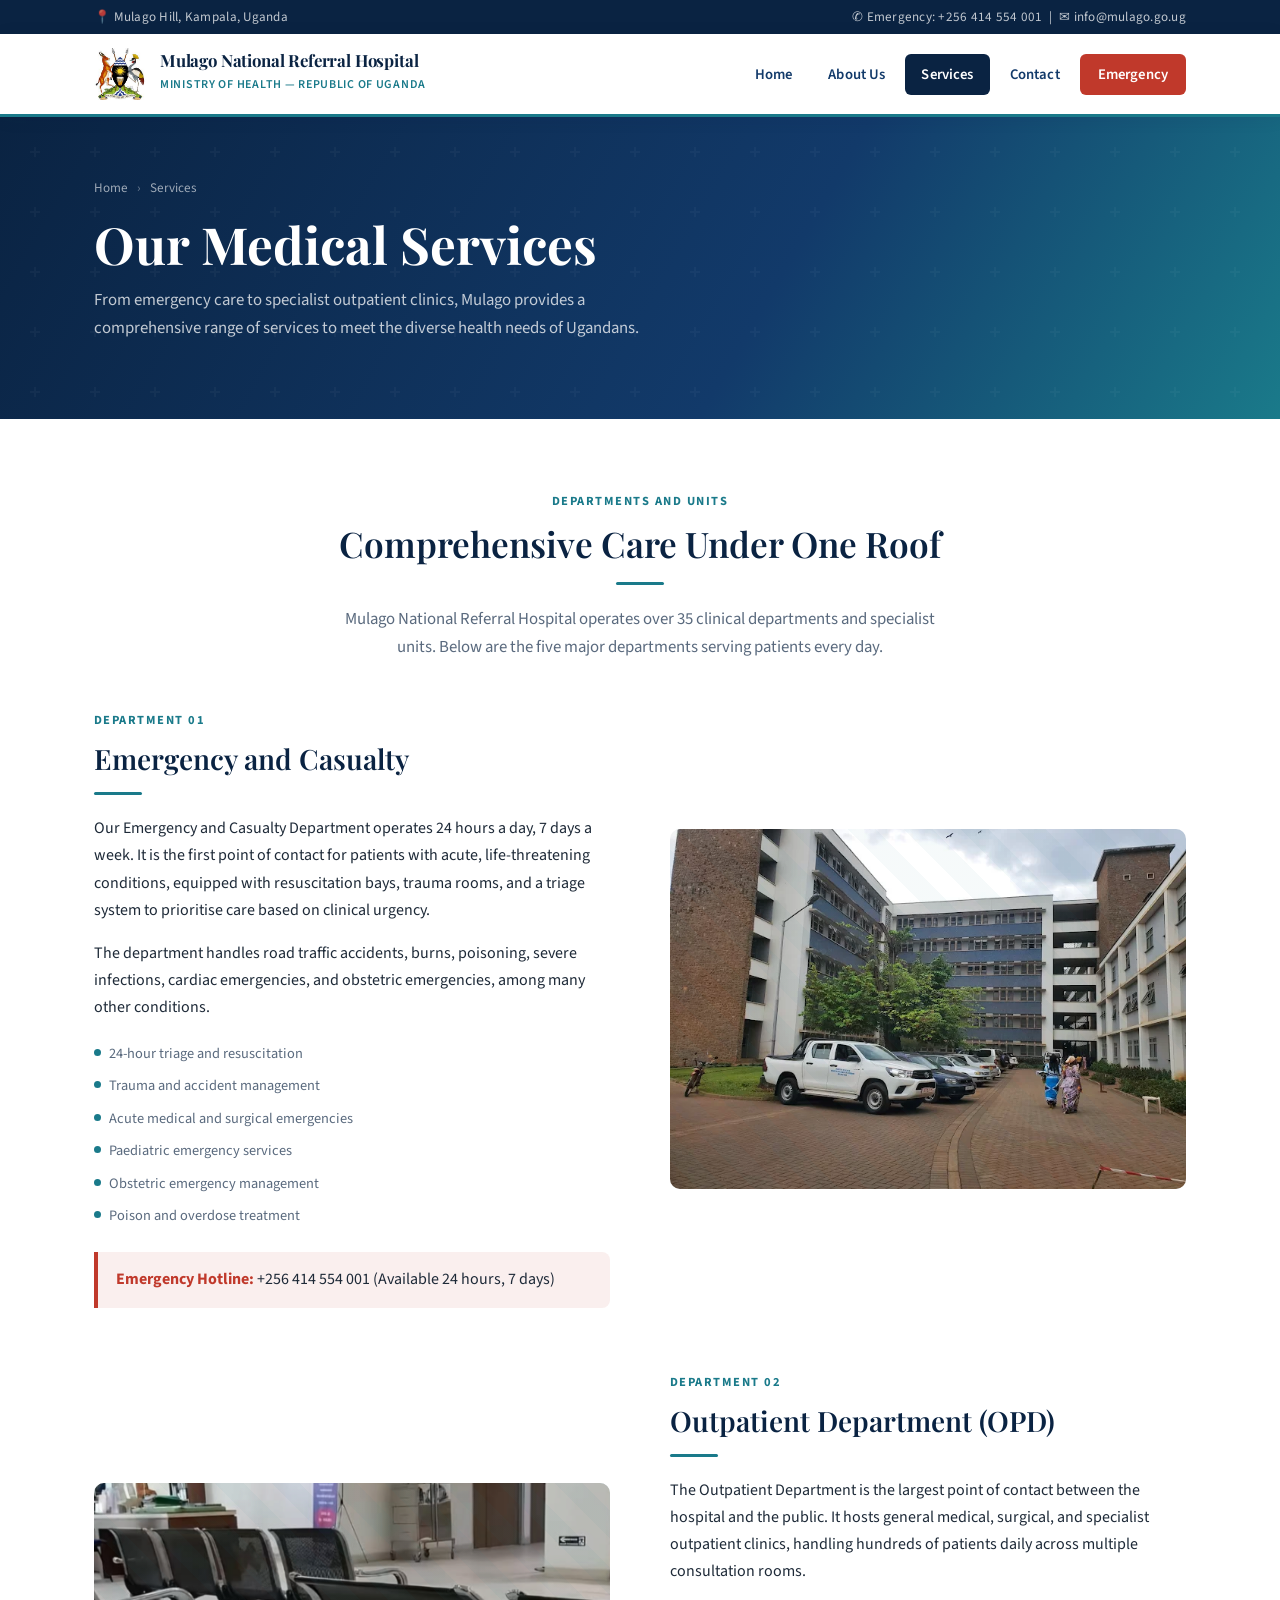
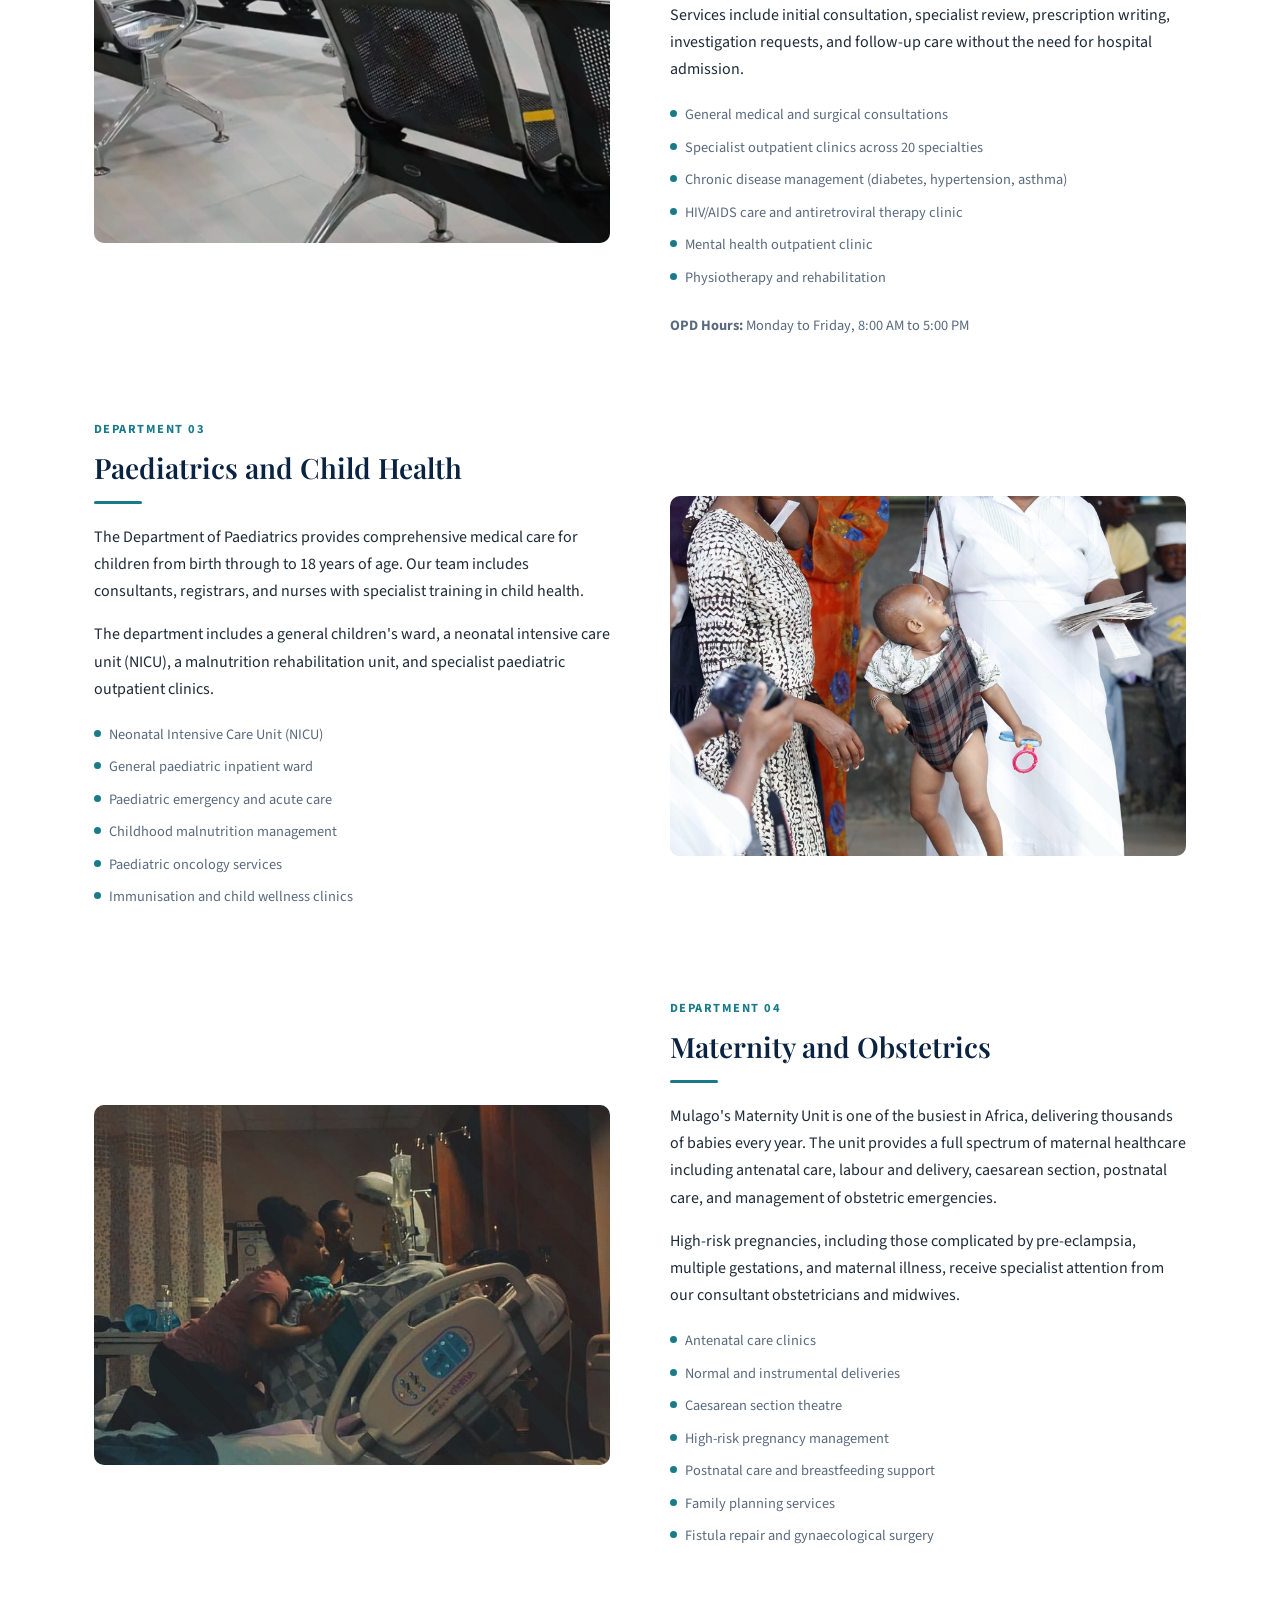
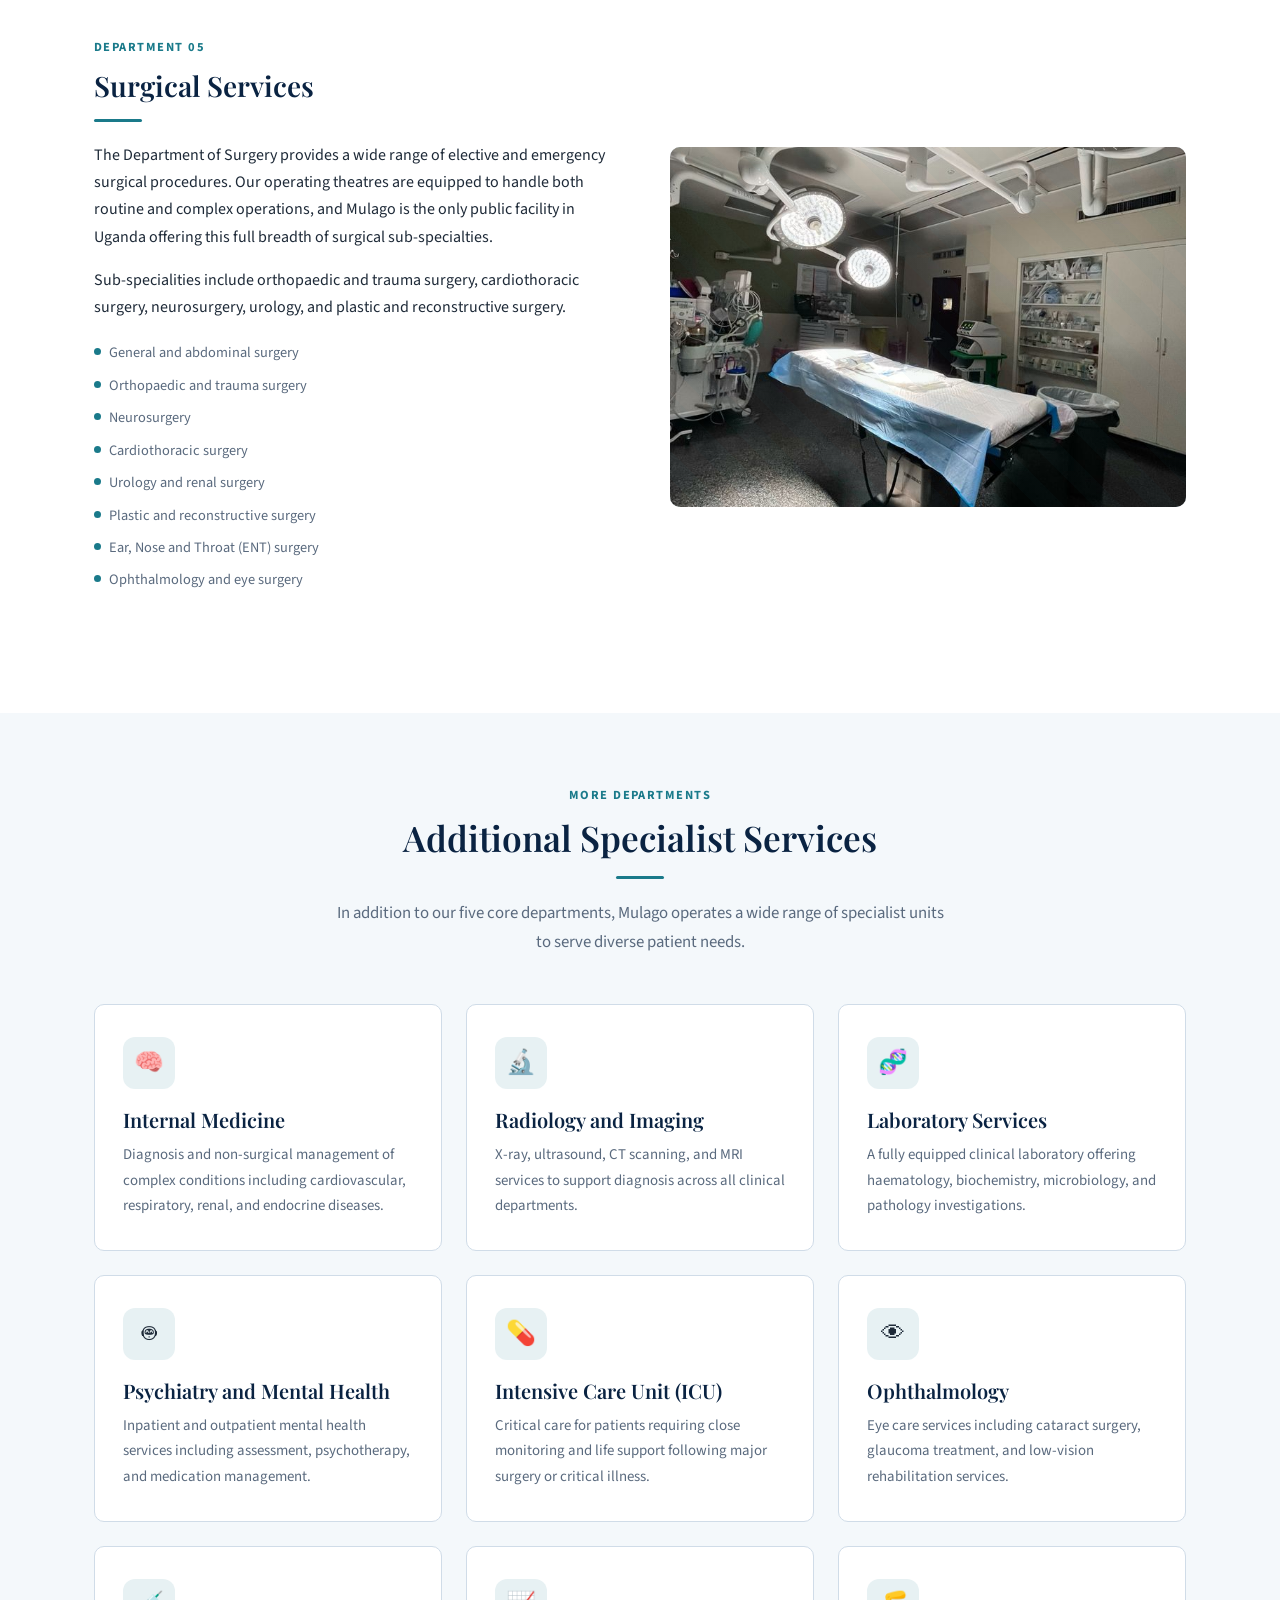
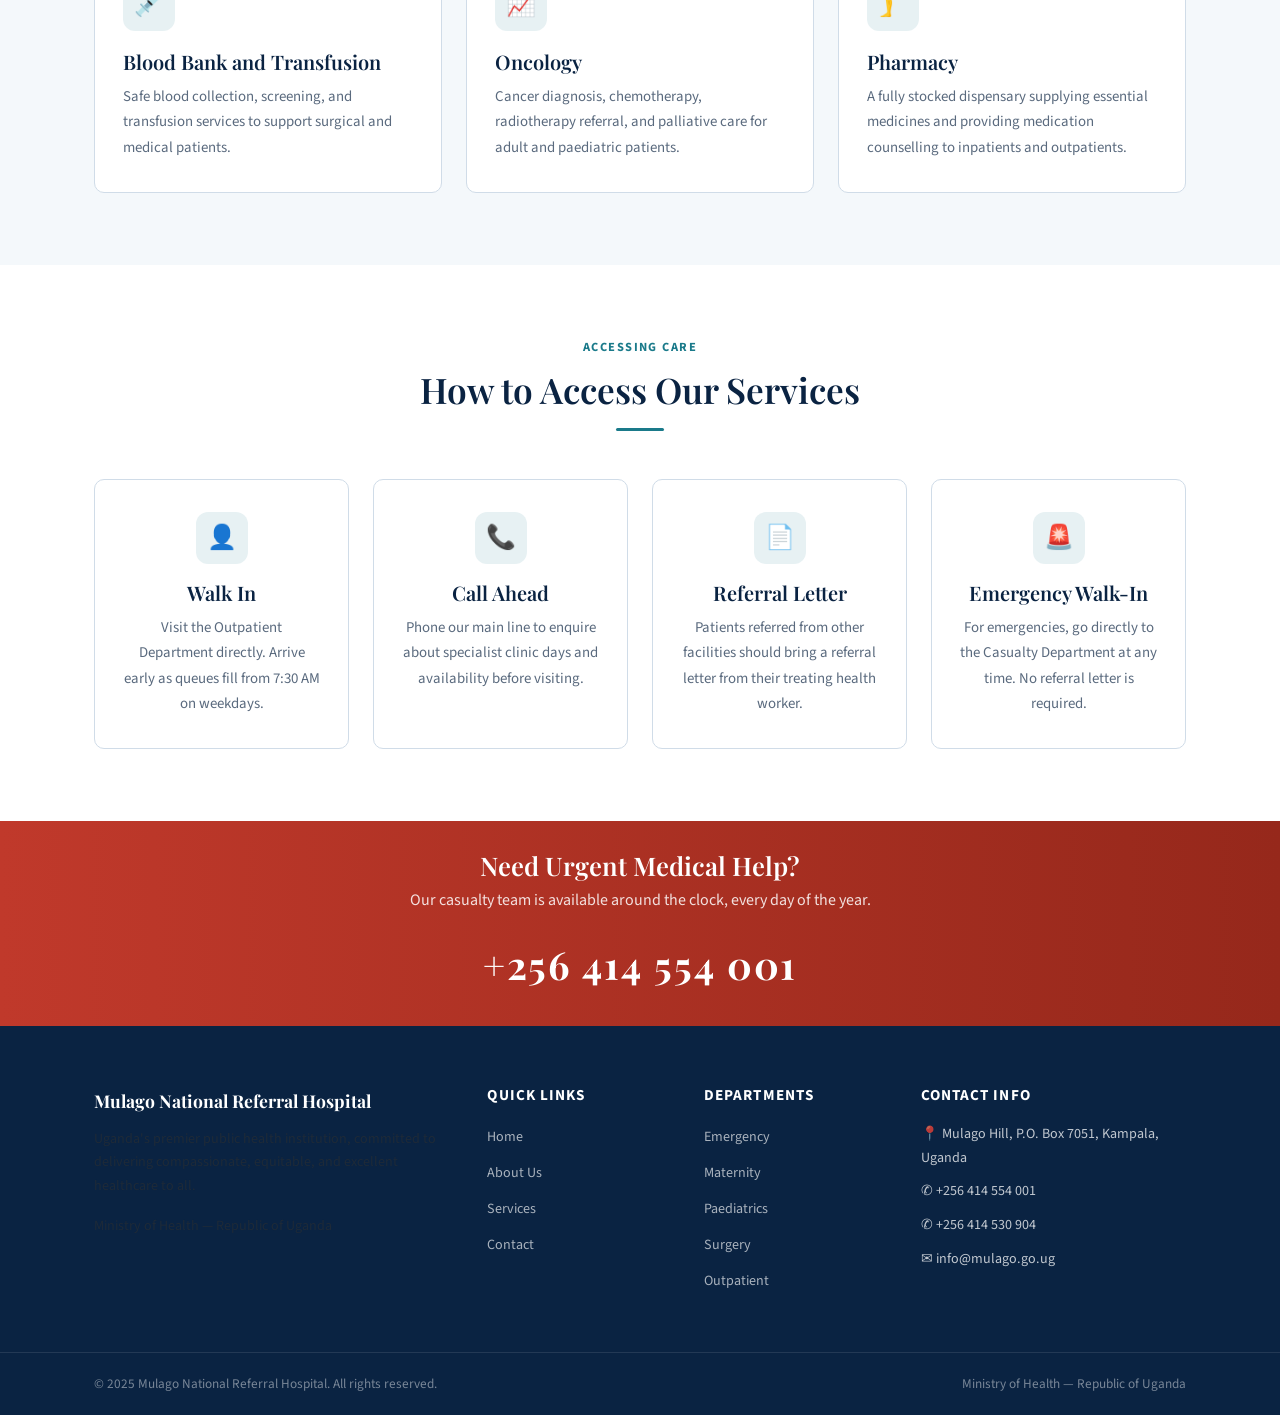
<file: services.html>
<!DOCTYPE html>
<html lang="en">
<head>
  <meta charset="UTF-8" />
  <meta name="viewport" content="width=device-width, initial-scale=1.0" />
  <meta name="description" content="Explore the full range of medical services and departments at Mulago National Referral Hospital, Uganda." />
  <title>Services | Mulago National Referral Hospital</title>
  <link rel="stylesheet" href="style.css" />
</head>
<body>

  <!-- top bar -->
  <div class="top-bar">
    <div class="container">
      <span>&#128205; Mulago Hill, Kampala, Uganda</span>
      <span>&#9990; Emergency: +256 414 554 001 &nbsp;|&nbsp; &#9993; info@mulago.go.ug</span>
    </div>
  </div>

  <!-- header -->
  <header>
    <div class="container">
      <div class="nav-inner">
        <div class="brand">
          <div class="brand-logo">
            <img src="images.png" alt="Hospital Logo" />
          </div>
          <div class="brand-text">
            <h1>Mulago National Referral Hospital</h1>
            <span>Ministry of Health &mdash; Republic of Uganda</span>
          </div>
        </div>
        <nav aria-label="Main navigation">
          <ul>
            <li><a href="index.html">Home</a></li>
            <li><a href="about.html">About Us</a></li>
            <li><a href="services.html" class="active">Services</a></li>
            <li><a href="contact.html">Contact</a></li>
            <li><a href="contact.html" class="nav-emergency">Emergency</a></li>
          </ul>
        </nav>
      </div>
    </div>
  </header>

  <!-- main content -->
  <main>

    <!-- page hero -->
    <div class="page-hero">
      <div class="container">
        <div class="breadcrumb">
          <a href="index.html">Home</a>
          <span>&rsaquo;</span>
          Services
        </div>
        <h1>Our Medical Services</h1>
        <p>
          From emergency care to specialist outpatient clinics, Mulago provides a
          comprehensive range of services to meet the diverse health needs of Ugandans.
        </p>
      </div>
    </div>

    <!-- service overview intro -->
    <section>
      <div class="container">

        <div class="section-header center">
          <div class="section-label">Departments and Units</div>
          <h2 class="section-title">Comprehensive Care Under One Roof</h2>
          <div class="divider center"></div>
          <p class="section-intro">
            Mulago National Referral Hospital operates over 35 clinical departments and
            specialist units. Below are the five major departments serving patients every day.
          </p>
        </div>

        <!-- service 1: emergency -->
        <div class="two-col" style="margin-bottom:64px;">
          <div class="col-text">
            <div class="section-label">Department 01</div>
            <h2 class="section-title" style="font-size:1.75rem;">Emergency and Casualty</h2>
            <div class="divider"></div>
            <p>
              Our Emergency and Casualty Department operates 24 hours a day, 7 days a week.
              It is the first point of contact for patients with acute, life-threatening
              conditions, equipped with resuscitation bays, trauma rooms, and a triage system
              to prioritise care based on clinical urgency.
            </p>
            <p>
              The department handles road traffic accidents, burns, poisoning, severe infections,
              cardiac emergencies, and obstetric emergencies, among many other conditions.
            </p>
            <ul class="service-list" style="margin-bottom:20px;">
              <li>24-hour triage and resuscitation</li>
              <li>Trauma and accident management</li>
              <li>Acute medical and surgical emergencies</li>
              <li>Paediatric emergency services</li>
              <li>Obstetric emergency management</li>
              <li>Poison and overdose treatment</li>
            </ul>
            <div style="background:rgba(192,57,43,0.08);border-left:4px solid #c0392b;padding:14px 18px;border-radius:0 8px 8px 0;">
              <strong style="color:#c0392b;">Emergency Hotline:</strong>
              <span style="color:#1e2a38;"> +256 414 554 001 (Available 24 hours, 7 days)</span>
            </div>
          </div>
          <div class="col-image">
            <!-- emergency department entrance and ambulance bay -->
            <div class="img-placeholder" style="height:360px;">
              <img src="main.entrance.png" alt="Emergency Department Entrance"/>
            </div>
          </div>
        </div>

        <!-- service 2: outpatient -->
        <div class="two-col reverse" style="margin-bottom:64px;">
          <div class="col-text">
            <div class="section-label">Department 02</div>
            <h2 class="section-title" style="font-size:1.75rem;">Outpatient Department (OPD)</h2>
            <div class="divider"></div>
            <p>
              The Outpatient Department is the largest point of contact between the hospital
              and the public. It hosts general medical, surgical, and specialist outpatient
              clinics, handling hundreds of patients daily across multiple consultation rooms.
            </p>
            <p>
              Services include initial consultation, specialist review, prescription writing,
              investigation requests, and follow-up care without the need for hospital admission.
            </p>
            <ul class="service-list" style="margin-bottom:20px;">
              <li>General medical and surgical consultations</li>
              <li>Specialist outpatient clinics across 20 specialties</li>
              <li>Chronic disease management (diabetes, hypertension, asthma)</li>
              <li>HIV/AIDS care and antiretroviral therapy clinic</li>
              <li>Mental health outpatient clinic</li>
              <li>Physiotherapy and rehabilitation</li>
            </ul>
            <p style="font-size:0.9rem;color:#5a6a7e;">
              <strong>OPD Hours:</strong> Monday to Friday, 8:00 AM to 5:00 PM
            </p>
          </div>
          <div class="col-image">
            <!--outpatient waiting area photo -->
            <div class="img-placeholder" style="height:360px;">
              <img src="opd.png" alt="Outpatient Waiting Area">
            </div>
          </div>
        </div>

        <!-- service 3: paediatrics -->
        <div class="two-col" style="margin-bottom:64px;">
          <div class="col-text">
            <div class="section-label">Department 03</div>
            <h2 class="section-title" style="font-size:1.75rem;">Paediatrics and Child Health</h2>
            <div class="divider"></div>
            <p>
              The Department of Paediatrics provides comprehensive medical care for children
              from birth through to 18 years of age. Our team includes consultants, registrars,
              and nurses with specialist training in child health.
            </p>
            <p>
              The department includes a general children's ward, a neonatal intensive care unit
              (NICU), a malnutrition rehabilitation unit, and specialist paediatric outpatient
              clinics.
            </p>
            <ul class="service-list" style="margin-bottom:20px;">
              <li>Neonatal Intensive Care Unit (NICU)</li>
              <li>General paediatric inpatient ward</li>
              <li>Paediatric emergency and acute care</li>
              <li>Childhood malnutrition management</li>
              <li>Paediatric oncology services</li>
              <li>Immunisation and child wellness clinics</li>
            </ul>
          </div>
          <div class="col-image">
            <!-- paediatrics ward photo -->
            <div class="img-placeholder" style="height:360px;">
              <img src="Paediatrics and Child Health.png" alt="Paediatrics Ward and NICU">
            </div>
          </div>
        </div>

        <!-- service 4: maternity -->
        <div class="two-col reverse" style="margin-bottom:64px;">
          <div class="col-text">
            <div class="section-label">Department 04</div>
            <h2 class="section-title" style="font-size:1.75rem;">Maternity and Obstetrics</h2>
            <div class="divider"></div>
            <p>
              Mulago's Maternity Unit is one of the busiest in Africa, delivering thousands of
              babies every year. The unit provides a full spectrum of maternal healthcare including
              antenatal care, labour and delivery, caesarean section, postnatal care, and management
              of obstetric emergencies.
            </p>
            <p>
              High-risk pregnancies, including those complicated by pre-eclampsia, multiple
              gestations, and maternal illness, receive specialist attention from our consultant
              obstetricians and midwives.
            </p>
            <ul class="service-list" style="margin-bottom:20px;">
              <li>Antenatal care clinics</li>
              <li>Normal and instrumental deliveries</li>
              <li>Caesarean section theatre</li>
              <li>High-risk pregnancy management</li>
              <li>Postnatal care and breastfeeding support</li>
              <li>Family planning services</li>
              <li>Fistula repair and gynaecological surgery</li>
            </ul>
          </div>
          <div class="col-image">
            <!--maternity ward and delivery suite photo -->
            <div class="img-placeholder" style="height:360px;">
              <img src="Maternity&Obstetrics.png" alt="Maternity Ward and Delivery Suite">
            </div>
          </div>
        </div>

        <!-- service 5: surgery -->
        <div class="two-col" style="margin-bottom:24px;">
          <div class="col-text">
            <div class="section-label">Department 05</div>
            <h2 class="section-title" style="font-size:1.75rem;">Surgical Services</h2>
            <div class="divider"></div>
            <p>
              The Department of Surgery provides a wide range of elective and emergency surgical
              procedures. Our operating theatres are equipped to handle both routine and complex
              operations, and Mulago is the only public facility in Uganda offering this full
              breadth of surgical sub-specialties.
            </p>
            <p>
              Sub-specialities include orthopaedic and trauma surgery, cardiothoracic surgery,
              neurosurgery, urology, and plastic and reconstructive surgery.
            </p>
            <ul class="service-list" style="margin-bottom:20px;">
              <li>General and abdominal surgery</li>
              <li>Orthopaedic and trauma surgery</li>
              <li>Neurosurgery</li>
              <li>Cardiothoracic surgery</li>
              <li>Urology and renal surgery</li>
              <li>Plastic and reconstructive surgery</li>
              <li>Ear, Nose and Throat (ENT) surgery</li>
              <li>Ophthalmology and eye surgery</li>
            </ul>
          </div>
          <div class="col-image">
            <!--operating theatre and surgical team photo -->
            <div class="img-placeholder" style="height:360px;">
              <img src="operational&surgical.png" alt="Operating Theatre and Surgical Team">
              <span>Photo: Operating Theatre and Surgical Team</span>
            </div>
          </div>
        </div>

      </div>
    </section>

    <!--additional specialist departments -->
    <section class="bg-light">
      <div class="container">
        <div class="section-header center">
          <div class="section-label">More Departments</div>
          <h2 class="section-title">Additional Specialist Services</h2>
          <div class="divider center"></div>
          <p class="section-intro">
            In addition to our five core departments, Mulago operates a wide range of
            specialist units to serve diverse patient needs.
          </p>
        </div>

        <div class="cards-grid">

          <div class="card">
            <div class="card-icon">&#129504;</div>
            <h3>Internal Medicine</h3>
            <p>Diagnosis and non-surgical management of complex conditions including cardiovascular, respiratory, renal, and endocrine diseases.</p>
          </div>

          <div class="card">
            <div class="card-icon">&#128300;</div>
            <h3>Radiology and Imaging</h3>
            <p>X-ray, ultrasound, CT scanning, and MRI services to support diagnosis across all clinical departments.</p>
          </div>

          <div class="card">
            <div class="card-icon">&#129516;</div>
            <h3>Laboratory Services</h3>
            <p>A fully equipped clinical laboratory offering haematology, biochemistry, microbiology, and pathology investigations.</p>
          </div>

          <div class="card">
            <div class="card-icon">&#129302;</div>
            <h3>Psychiatry and Mental Health</h3>
            <p>Inpatient and outpatient mental health services including assessment, psychotherapy, and medication management.</p>
          </div>

          <div class="card">
            <div class="card-icon">&#128138;</div>
            <h3>Intensive Care Unit (ICU)</h3>
            <p>Critical care for patients requiring close monitoring and life support following major surgery or critical illness.</p>
          </div>

          <div class="card">
            <div class="card-icon">&#128065;</div>
            <h3>Ophthalmology</h3>
            <p>Eye care services including cataract surgery, glaucoma treatment, and low-vision rehabilitation services.</p>
          </div>

          <div class="card">
            <div class="card-icon">&#128137;</div>
            <h3>Blood Bank and Transfusion</h3>
            <p>Safe blood collection, screening, and transfusion services to support surgical and medical patients.</p>
          </div>

          <div class="card">
            <div class="card-icon">&#128200;</div>
            <h3>Oncology</h3>
            <p>Cancer diagnosis, chemotherapy, radiotherapy referral, and palliative care for adult and paediatric patients.</p>
          </div>

          <div class="card">
            <div class="card-icon">&#129461;</div>
            <h3>Pharmacy</h3>
            <p>A fully stocked dispensary supplying essential medicines and providing medication counselling to inpatients and outpatients.</p>
          </div>

        </div>
      </div>
    </section>

    <!--how to access services -->
    <section>
      <div class="container">
        <div class="section-header center">
          <div class="section-label">Accessing Care</div>
          <h2 class="section-title">How to Access Our Services</h2>
          <div class="divider center"></div>
        </div>
        <div class="cards-grid" style="grid-template-columns:repeat(auto-fit,minmax(220px,1fr));">
          <div class="card" style="text-align:center;">
            <div class="card-icon" style="margin:0 auto 16px;">&#128100;</div>
            <h3>Walk In</h3>
            <p>Visit the Outpatient Department directly. Arrive early as queues fill from 7:30 AM on weekdays.</p>
          </div>
          <div class="card" style="text-align:center;">
            <div class="card-icon" style="margin:0 auto 16px;">&#128222;</div>
            <h3>Call Ahead</h3>
            <p>Phone our main line to enquire about specialist clinic days and availability before visiting.</p>
          </div>
          <div class="card" style="text-align:center;">
            <div class="card-icon" style="margin:0 auto 16px;">&#128196;</div>
            <h3>Referral Letter</h3>
            <p>Patients referred from other facilities should bring a referral letter from their treating health worker.</p>
          </div>
          <div class="card" style="text-align:center;">
            <div class="card-icon" style="margin:0 auto 16px;">&#128680;</div>
            <h3>Emergency Walk-In</h3>
            <p>For emergencies, go directly to the Casualty Department at any time. No referral letter is required.</p>
          </div>
        </div>
      </div>
    </section>

    <!--emergency banner -->
    <div class="emergency-banner">
      <div class="container">
        <h2>Need Urgent Medical Help?</h2>
        <p>Our casualty team is available around the clock, every day of the year.</p>
        <div class="emergency-number">+256 414 554 001</div>
      </div>
    </div>

  </main>

  <!-- footer -->
  <footer>
    <div class="container">
      <div class="footer-grid">
        <div class="footer-col">
          <span class="footer-logo">Mulago National Referral Hospital</span>
          <p>Uganda's premier public health institution, committed to delivering compassionate, equitable, and excellent healthcare to all.</p>
          <p style="margin-top:12px;">Ministry of Health &mdash; Republic of Uganda</p>
        </div>
        <div class="footer-col">
          <h4>Quick Links</h4>
          <ul class="footer-links">
            <li><a href="index.html">Home</a></li>
            <li><a href="about.html">About Us</a></li>
            <li><a href="services.html">Services</a></li>
            <li><a href="contact.html">Contact</a></li>
          </ul>
        </div>
        <div class="footer-col">
          <h4>Departments</h4>
          <ul class="footer-links">
            <li><a href="services.html">Emergency</a></li>
            <li><a href="services.html">Maternity</a></li>
            <li><a href="services.html">Paediatrics</a></li>
            <li><a href="services.html">Surgery</a></li>
            <li><a href="services.html">Outpatient</a></li>
          </ul>
        </div>
        <div class="footer-col">
          <h4>Contact Info</h4>
          <ul class="footer-contact">
            <li>&#128205; Mulago Hill, P.O. Box 7051, Kampala, Uganda</li>
            <li>&#9990; +256 414 554 001</li>
            <li>&#9990; +256 414 530 904</li>
            <li>&#9993; info@mulago.go.ug</li>
          </ul>
        </div>
      </div>
    </div>
    <div class="footer-bottom">
      <div class="container" style="display:flex;justify-content:space-between;flex-wrap:wrap;gap:8px;width:100%;">
        <span>&copy; 2025 Mulago National Referral Hospital. All rights reserved.</span>
        <span>Ministry of Health &mdash; Republic of Uganda</span>
      </div>
    </div>
  </footer>

</body>
</html>
</file>
<file: style.css>
/* Mulago National Referral Hospital - Main Stylesheet
Color Palette: Deep navy, clean white, medical teal accent */

@import url('https://fonts.googleapis.com/css2?family=Playfair+Display:wght@400;600;700&family=Source+Sans+3:wght@300;400;600;700&display=swap');

/* ---- CSS Variables ---- */
:root {
  --navy:      #0a2342;
  --navy-mid:  #123a6a;
  --teal:      #1a7a8a;
  --teal-light:#25a0b4;
  --gold:      #c8963e;
  --white:     #ffffff;
  --off-white: #f4f8fb;
  --text:      #1e2a38;
  --text-muted:#5a6a7e;
  --border:    #d0dce8;
  --shadow:    0 4px 24px rgba(10,35,66,0.10);
  --radius:    10px;
  --transition:0.28s ease;
}

/* ---- Reset & Base ---- */
*, *::before, *::after { box-sizing: border-box; margin: 0; padding: 0; }

html { scroll-behavior: smooth; }

body {
  font-family: 'Source Sans 3', sans-serif;
  font-weight: 400;
  color: var(--text);
  background: var(--white);
  line-height: 1.7;
  font-size: 16px;
}

img { display: block; max-width: 100%; }

a { color: inherit; text-decoration: none; }

ul { list-style: none; }

/* ---- Typography ---- */
h1, h2, h3, h4 {
  font-family: 'Playfair Display', serif;
  line-height: 1.25;
  color: var(--navy);
}

h1 { font-size: clamp(2rem, 5vw, 3.2rem); font-weight: 700; }
h2 { font-size: clamp(1.5rem, 3vw, 2.2rem); font-weight: 600; }
h3 { font-size: 1.25rem; font-weight: 600; }
h4 { font-size: 1rem; font-weight: 600; }

p { margin-bottom: 1rem; color: var(--text); }

/* ---- Top Bar ---- */
.top-bar {
  background: var(--navy);
  color: rgba(255,255,255,0.75);
  font-size: 0.82rem;
  padding: 6px 0;
  letter-spacing: 0.02em;
}

.top-bar .container {
  display: flex;
  justify-content: space-between;
  align-items: center;
  flex-wrap: wrap;
  gap: 6px;
}

.top-bar span { display: flex; align-items: center; gap: 6px; }

/* ---- Container ---- */
.container { max-width: 1140px; margin: 0 auto; padding: 0 24px; }

/* ---- Navigation ---- */
header {
  background: var(--white);
  border-bottom: 3px solid var(--teal);
  position: sticky;
  top: 0;
  z-index: 100;
  box-shadow: 0 2px 16px rgba(10,35,66,0.08);
}

.nav-inner {
  display: flex;
  align-items: center;
  justify-content: space-between;
  padding: 14px 0;
}

.brand {
  display: flex;
  align-items: center;
  gap: 14px;
}

.brand-logo {
  width: 52px;
  height: 52px;
  background: var(--navy);
  border-radius: 50%;
  display: flex;
  align-items: center;
  justify-content: center;
  flex-shrink: 0;
}

/* Simple cross SVG inside brand logo */
.brand-logo img { width: 60px; height: px; }

.brand-text h1 {
  font-size: 1.05rem;
  font-weight: 700;
  color: var(--navy);
  line-height: 1.1;
  letter-spacing: -0.01em;
}

.brand-text span {
  font-size: 0.75rem;
  color: var(--teal);
  font-family: 'Source Sans 3', sans-serif;
  font-weight: 600;
  letter-spacing: 0.06em;
  text-transform: uppercase;
}

nav ul {
  display: flex;
  gap: 4px;
  align-items: center;
}

nav ul li a {
  display: block;
  padding: 8px 16px;
  border-radius: 6px;
  font-weight: 600;
  font-size: 0.92rem;
  color: var(--navy-mid);
  transition: background var(--transition), color var(--transition);
  letter-spacing: 0.01em;
}

nav ul li a:hover,
nav ul li a.active {
  background: var(--navy);
  color: var(--white);
}

nav ul li a.nav-emergency {
  background: #c0392b;
  color: var(--white);
  padding: 8px 18px;
  border-radius: 6px;
}

nav ul li a.nav-emergency:hover {
  background: #a93226;
}

/* ---- Hero Section ---- */
.hero {
  position: relative;
  min-height: 520px;
  background: linear-gradient(135deg, var(--navy) 0%, var(--navy-mid) 55%, var(--teal) 100%);
  display: flex;
  align-items: center;
  overflow: hidden;
}

.hero::before {
  content: '';
  position: absolute;
  inset: 0;
  background: url("data:image/svg+xml,%3Csvg width='60' height='60' viewBox='0 0 60 60' xmlns='http://www.w3.org/2000/svg'%3E%3Cg fill='none' fill-rule='evenodd'%3E%3Cg fill='%23ffffff' fill-opacity='0.03'%3E%3Cpath d='M36 34v-4h-2v4h-4v2h4v4h2v-4h4v-2h-4zm0-30V0h-2v4h-4v2h4v4h2V6h4V4h-4zM6 34v-4H4v4H0v2h4v4h2v-4h4v-2H6zM6 4V0H4v4H0v2h4v4h2V6h4V4H6z'/%3E%3C/g%3E%3C/g%3E%3C/svg%3E");
}

.hero::after {
  content: '';
  position: absolute;
  right: -80px;
  top: -80px;
  width: 500px;
  height: 500px;
  border-radius: 50%;
  background: rgba(255,255,255,0.04);
}

.hero .container { position: relative; z-index: 2; }

.hero-content { max-width: 620px; }

.hero-badge {
  display: inline-block;
  background: rgba(255,255,255,0.15);
  border: 1px solid rgba(255,255,255,0.3);
  color: #fff;
  font-size: 0.78rem;
  font-weight: 700;
  letter-spacing: 0.1em;
  text-transform: uppercase;
  padding: 5px 14px;
  border-radius: 20px;
  margin-bottom: 18px;
  animation: fadeDown 0.6s ease both;
}

.hero h1 {
  color: var(--white);
  margin-bottom: 18px;
  animation: fadeUp 0.7s ease 0.1s both;
}

.hero p {
  color: rgba(255,255,255,0.82);
  font-size: 1.08rem;
  margin-bottom: 32px;
  animation: fadeUp 0.7s ease 0.2s both;
}

.hero-actions {
  display: flex;
  gap: 14px;
  flex-wrap: wrap;
  animation: fadeUp 0.7s ease 0.3s both;
}

/* ---- Buttons ---- */
.btn {
  display: inline-block;
  padding: 12px 28px;
  border-radius: var(--radius);
  font-weight: 700;
  font-size: 0.92rem;
  cursor: pointer;
  transition: transform var(--transition), box-shadow var(--transition), background var(--transition);
  border: 2px solid transparent;
  letter-spacing: 0.02em;
}

.btn:hover { transform: translateY(-2px); box-shadow: 0 8px 24px rgba(0,0,0,0.18); }

.btn-primary {
  background: var(--gold);
  color: var(--navy);
  border-color: var(--gold);
}

.btn-primary:hover { background: #d4a44a; border-color: #d4a44a; }

.btn-outline {
  background: transparent;
  color: var(--white);
  border-color: rgba(255,255,255,0.6);
}

.btn-outline:hover { background: rgba(255,255,255,0.12); border-color: var(--white); }

.btn-teal {
  background: var(--teal);
  color: var(--white);
  border-color: var(--teal);
}

.btn-teal:hover { background: var(--teal-light); border-color: var(--teal-light); }

/* ---- Section Styles ---- */
section { padding: 72px 0; }

.section-label {
  font-size: 0.78rem;
  font-weight: 700;
  letter-spacing: 0.12em;
  text-transform: uppercase;
  color: var(--teal);
  margin-bottom: 10px;
}

.section-title { margin-bottom: 16px; }

.section-intro {
  font-size: 1.05rem;
  color: var(--text-muted);
  max-width: 620px;
  margin-bottom: 48px;
}

.section-header { margin-bottom: 48px; }

.section-header.center { text-align: center; }
.section-header.center .section-intro { margin-left: auto; margin-right: auto; }

.divider {
  width: 48px;
  height: 3px;
  background: var(--teal);
  border-radius: 2px;
  margin: 14px 0 20px;
}

.divider.center { margin-left: auto; margin-right: auto; }

/* ---- Stats Strip ---- */
.stats-strip {
  background: var(--navy);
  padding: 40px 0;
}

.stats-grid {
  display: grid;
  grid-template-columns: repeat(auto-fit, minmax(180px, 1fr));
  gap: 24px;
  text-align: center;
}

.stat-item { color: var(--white); }

.stat-number {
  font-family: 'Playfair Display', serif;
  font-size: 2.4rem;
  font-weight: 700;
  color: var(--gold);
  line-height: 1;
  margin-bottom: 6px;
}

.stat-label {
  font-size: 0.85rem;
  color: rgba(255,255,255,0.7);
  text-transform: uppercase;
  letter-spacing: 0.06em;
}

/* ---- Cards ---- */
.cards-grid {
  display: grid;
  grid-template-columns: repeat(auto-fit, minmax(280px, 1fr));
  gap: 24px;
}

.card {
  background: var(--white);
  border: 1px solid var(--border);
  border-radius: var(--radius);
  padding: 32px 28px;
  transition: transform var(--transition), box-shadow var(--transition), border-color var(--transition);
  position: relative;
  overflow: hidden;
}

.card::before {
  content: '';
  position: absolute;
  top: 0;
  left: 0;
  right: 0;
  height: 4px;
  background: var(--teal);
  transform: scaleX(0);
  transform-origin: left;
  transition: transform var(--transition);
}

.card:hover {
  transform: translateY(-4px);
  box-shadow: var(--shadow);
  border-color: var(--teal-light);
}

.card:hover::before { transform: scaleX(1); }

.card-icon {
  width: 52px;
  height: 52px;
  background: rgba(26,122,138,0.1);
  border-radius: 12px;
  display: flex;
  align-items: center;
  justify-content: center;
  margin-bottom: 18px;
  font-size: 1.5rem;
}

.card h3 { margin-bottom: 10px; color: var(--navy); }
.card p { color: var(--text-muted); font-size: 0.93rem; margin: 0; }

/* ---- Image Placeholder ---- */
.img-placeholder {
  background: linear-gradient(135deg, #dce8f0 0%, #c8dce8 100%);
  border-radius: var(--radius);
  display: flex;
  flex-direction: column;
  align-items: center;
  justify-content: center;
  color: var(--teal);
  font-size: 0.85rem;
  font-weight: 600;
  gap: 10px;
  overflow: hidden;
  position: relative;
}

.img-placeholder::after {
  content: '';
  position: absolute;
  inset: 0;
  background: repeating-linear-gradient(
    45deg,
    transparent,
    transparent 20px,
    rgba(26,122,138,0.04) 20px,
    rgba(26,122,138,0.04) 40px
  );
}

.img-placeholder svg {
  opacity: 0.5;
  z-index: 1;
}

.img-placeholder span { z-index: 1; opacity: 0.7; }

/* ---- Two Column Layout ---- */
.two-col {
  display: grid;
  grid-template-columns: 1fr 1fr;
  gap: 60px;
  align-items: center;
}

.two-col.reverse .col-image { order: -1; }

@media (max-width: 768px) {
  .two-col { grid-template-columns: 1fr; gap: 36px; }
  .two-col.reverse .col-image { order: 0; }
}

/* ---- Alternating BG ---- */
.bg-light { background: var(--off-white); }
.bg-navy  { background: var(--navy); }

/* ---- Mission/Vision Cards ---- */
.mv-grid {
  display: grid;
  grid-template-columns: repeat(auto-fit, minmax(260px, 1fr));
  gap: 24px;
}

.mv-card {
  background: var(--white);
  border-radius: var(--radius);
  padding: 36px 28px;
  border-left: 5px solid var(--teal);
  box-shadow: var(--shadow);
  transition: transform var(--transition);
}

.mv-card:hover { transform: translateY(-3px); }
.mv-card h3 { color: var(--teal); margin-bottom: 12px; }
.mv-card p { color: var(--text-muted); margin: 0; }

/* ---- Service Cards ---- */
.service-card {
  background: var(--white);
  border-radius: var(--radius);
  overflow: hidden;
  box-shadow: 0 2px 12px rgba(10,35,66,0.07);
  border: 1px solid var(--border);
  transition: transform var(--transition), box-shadow var(--transition);
}

.service-card:hover { transform: translateY(-5px); box-shadow: var(--shadow); }

.service-img {
  height: 180px;
  width: 100%;
}

.service-body { padding: 24px; }
.service-body h3 { color: var(--navy); margin-bottom: 10px; }
.service-body p { color: var(--text-muted); font-size: 0.92rem; margin-bottom: 14px; }

.service-list { padding-left: 0; }
.service-list li {
  padding: 4px 0;
  color: var(--text-muted);
  font-size: 0.9rem;
  display: flex;
  align-items: flex-start;
  gap: 8px;
}

.service-list li::before {
  content: '';
  display: inline-block;
  width: 7px;
  height: 7px;
  background: var(--teal);
  border-radius: 50%;
  margin-top: 7px;
  flex-shrink: 0;
}

/* ---- Contact Section ---- */
.contact-grid {
  display: grid;
  grid-template-columns: 1fr 1.4fr;
  gap: 48px;
  align-items: start;
}

@media (max-width: 768px) {
  .contact-grid { grid-template-columns: 1fr; }
}

.contact-info-item {
  display: flex;
  gap: 16px;
  align-items: flex-start;
  margin-bottom: 28px;
}

.contact-icon {
  width: 46px;
  height: 46px;
  background: rgba(26,122,138,0.1);
  border-radius: 10px;
  display: flex;
  align-items: center;
  justify-content: center;
  flex-shrink: 0;
  font-size: 1.2rem;
  color: var(--teal);
}

.contact-info-item h4 { color: var(--navy); margin-bottom: 4px; }
.contact-info-item p { color: var(--text-muted); font-size: 0.92rem; margin: 0; }

/* ---- Form ---- */
.form-card {
  background: var(--white);
  border-radius: var(--radius);
  padding: 40px;
  box-shadow: var(--shadow);
  border: 1px solid var(--border);
}

.form-group { margin-bottom: 20px; }

.form-group label {
  display: block;
  font-weight: 600;
  font-size: 0.9rem;
  color: var(--navy);
  margin-bottom: 6px;
}

.form-group input,
.form-group select,
.form-group textarea {
  width: 100%;
  padding: 11px 14px;
  border: 1.5px solid var(--border);
  border-radius: 7px;
  font-family: 'Source Sans 3', sans-serif;
  font-size: 0.95rem;
  color: var(--text);
  background: var(--off-white);
  transition: border-color var(--transition), box-shadow var(--transition);
  outline: none;
}

.form-group input:focus,
.form-group select:focus,
.form-group textarea:focus {
  border-color: var(--teal);
  box-shadow: 0 0 0 3px rgba(26,122,138,0.12);
  background: var(--white);
}

.form-group textarea { resize: vertical; min-height: 120px; }

.form-row {
  display: grid;
  grid-template-columns: 1fr 1fr;
  gap: 16px;
}

@media (max-width: 600px) {
  .form-row { grid-template-columns: 1fr; }
  .form-card { padding: 24px; }
}

/* ---- Map Placeholder ---- */
.map-placeholder {
  height: 280px;
  background: linear-gradient(135deg, #dce8f0, #c8dce8);
  border-radius: var(--radius);
  display: flex;
  align-items: center;
  justify-content: center;
  flex-direction: column;
  gap: 12px;
  color: var(--teal);
  border: 2px dashed var(--border);
  margin-top: 32px;
  font-weight: 600;
  font-size: 0.9rem;
}

/* ---- Emergency Banner ---- */
.emergency-banner {
  background: linear-gradient(90deg, #c0392b, #96281b);
  color: var(--white);
  padding: 28px 0;
  text-align: center;
}

.emergency-banner h2 {
  color: var(--white);
  font-size: 1.6rem;
  margin-bottom: 6px;
}

.emergency-banner p {
  color: rgba(255,255,255,0.85);
  margin-bottom: 18px;
}

.emergency-number {
  font-family: 'Playfair Display', serif;
  font-size: 2.4rem;
  font-weight: 700;
  color: var(--white);
  letter-spacing: 0.05em;
}

/* ---- Notices/Alerts ---- */
.notice-bar {
  background: rgba(200,150,62,0.12);
  border-left: 4px solid var(--gold);
  padding: 14px 20px;
  border-radius: 0 var(--radius) var(--radius) 0;
  margin-bottom: 24px;
  font-size: 0.9rem;
  color: var(--text);
}

/* ---- Timeline ---- */
.timeline { position: relative; padding-left: 36px; }

.timeline::before {
  content: '';
  position: absolute;
  left: 10px;
  top: 8px;
  bottom: 8px;
  width: 2px;
  background: var(--border);
}

.timeline-item { position: relative; margin-bottom: 32px; }

.timeline-item::before {
  content: '';
  position: absolute;
  left: -30px;
  top: 6px;
  width: 12px;
  height: 12px;
  border-radius: 50%;
  background: var(--teal);
  border: 3px solid var(--white);
  box-shadow: 0 0 0 2px var(--teal);
}

.timeline-year {
  font-family: 'Playfair Display', serif;
  font-weight: 700;
  color: var(--teal);
  font-size: 0.95rem;
  margin-bottom: 4px;
}

.timeline-item h4 { color: var(--navy); margin-bottom: 4px; }
.timeline-item p { color: var(--text-muted); font-size: 0.9rem; margin: 0; }

/* ---- Team / Info Card ---- */
.info-box {
  background: var(--off-white);
  border-radius: var(--radius);
  padding: 28px;
  border: 1px solid var(--border);
}

.info-box h3 { margin-bottom: 16px; color: var(--navy); }

.info-list li {
  display: flex;
  justify-content: space-between;
  padding: 9px 0;
  border-bottom: 1px solid var(--border);
  font-size: 0.92rem;
}

.info-list li:last-child { border-bottom: none; }
.info-list li strong { color: var(--navy); }
.info-list li span { color: var(--text-muted); }

/* ---- Footer ---- */
footer {
  background: var(--navy);
  color: rgba(255,255,255,0.75);
  padding: 60px 0 0;
}

.footer-grid {
  display: grid;
  grid-template-columns: 2fr 1fr 1fr 1.5fr;
  gap: 40px;
  margin-bottom: 48px;
}

@media (max-width: 900px) {
  .footer-grid { grid-template-columns: 1fr 1fr; }
}

@media (max-width: 540px) {
  .footer-grid { grid-template-columns: 1fr; }
}

.footer-col h4 {
  color: var(--white);
  font-size: 0.95rem;
  font-family: 'Source Sans 3', sans-serif;
  font-weight: 700;
  text-transform: uppercase;
  letter-spacing: 0.07em;
  margin-bottom: 18px;
}

.footer-col p { font-size: 0.88rem; line-height: 1.7; }

.footer-logo {
  font-family: 'Playfair Display', serif;
  font-size: 1.1rem;
  color: var(--white);
  font-weight: 700;
  margin-bottom: 12px;
  display: block;
}

.footer-links li { margin-bottom: 9px; }

.footer-links a {
  font-size: 0.88rem;
  color: rgba(255,255,255,0.65);
  transition: color var(--transition);
}

.footer-links a:hover { color: var(--teal-light); }

.footer-contact li {
  font-size: 0.88rem;
  margin-bottom: 10px;
  display: flex;
  gap: 8px;
  align-items: flex-start;
}

.footer-bottom {
  border-top: 1px solid rgba(255,255,255,0.10);
  padding: 20px 0;
  display: flex;
  justify-content: space-between;
  align-items: center;
  flex-wrap: wrap;
  gap: 10px;
  font-size: 0.83rem;
  color: rgba(255,255,255,0.45);
}

.footer-bottom a { color: rgba(255,255,255,0.55); }
.footer-bottom a:hover { color: var(--teal-light); }

/* ---- Page Hero (inner pages) ---- */
.page-hero {
  background: linear-gradient(120deg, var(--navy) 0%, var(--navy-mid) 60%, var(--teal) 100%);
  padding: 60px 0;
  position: relative;
  overflow: hidden;
}

.page-hero::before {
  content: '';
  position: absolute;
  inset: 0;
  background: url("data:image/svg+xml,%3Csvg width='60' height='60' viewBox='0 0 60 60' xmlns='http://www.w3.org/2000/svg'%3E%3Cg fill='none'%3E%3Cg fill='%23ffffff' fill-opacity='0.03'%3E%3Cpath d='M36 34v-4h-2v4h-4v2h4v4h2v-4h4v-2h-4z'/%3E%3C/g%3E%3C/g%3E%3C/svg%3E");
}

.page-hero .container { position: relative; z-index: 2; }

.page-hero .breadcrumb {
  font-size: 0.82rem;
  color: rgba(255,255,255,0.6);
  margin-bottom: 12px;
}

.page-hero .breadcrumb a { color: rgba(255,255,255,0.6); }
.page-hero .breadcrumb a:hover { color: var(--white); }
.page-hero .breadcrumb span { color: rgba(255,255,255,0.4); margin: 0 6px; }

.page-hero h1 { color: var(--white); margin-bottom: 10px; }
.page-hero p { color: rgba(255,255,255,0.75); font-size: 1.05rem; max-width: 560px; }

/* ---- Animations ---- */
@keyframes fadeUp {
  from { opacity: 0; transform: translateY(20px); }
  to   { opacity: 1; transform: translateY(0); }
}

@keyframes fadeDown {
  from { opacity: 0; transform: translateY(-12px); }
  to   { opacity: 1; transform: translateY(0); }
}

/* ---- Responsive Nav ---- */
@media (max-width: 768px) {
  .nav-inner { flex-direction: column; gap: 14px; }
  nav ul { flex-wrap: wrap; justify-content: center; }
  .hero { min-height: 420px; padding: 48px 0; }
  .hero-actions { flex-direction: column; }
  .btn { text-align: center; }
}

/* ---- Utility ---- */
.text-center { text-align: center; }
.mt-8 { margin-top: 8px; }
.mt-16 { margin-top: 16px; }
.mt-24 { margin-top: 24px; }
.mb-0 { margin-bottom: 0; }
.text-teal { color: var(--teal); }
.text-gold { color: var(--gold); }
.text-muted { color: var(--text-muted); }
.bold { font-weight: 700; }

/* ---- Accreditation Badge ---- */
.accreditation {
  display: inline-flex;
  align-items: center;
  gap: 8px;
  background: rgba(255,255,255,0.10);
  border: 1px solid rgba(255,255,255,0.20);
  padding: 6px 14px;
  border-radius: 20px;
  font-size: 0.8rem;
  color: rgba(255,255,255,0.8);
  margin-top: 18px;
}
</file>
